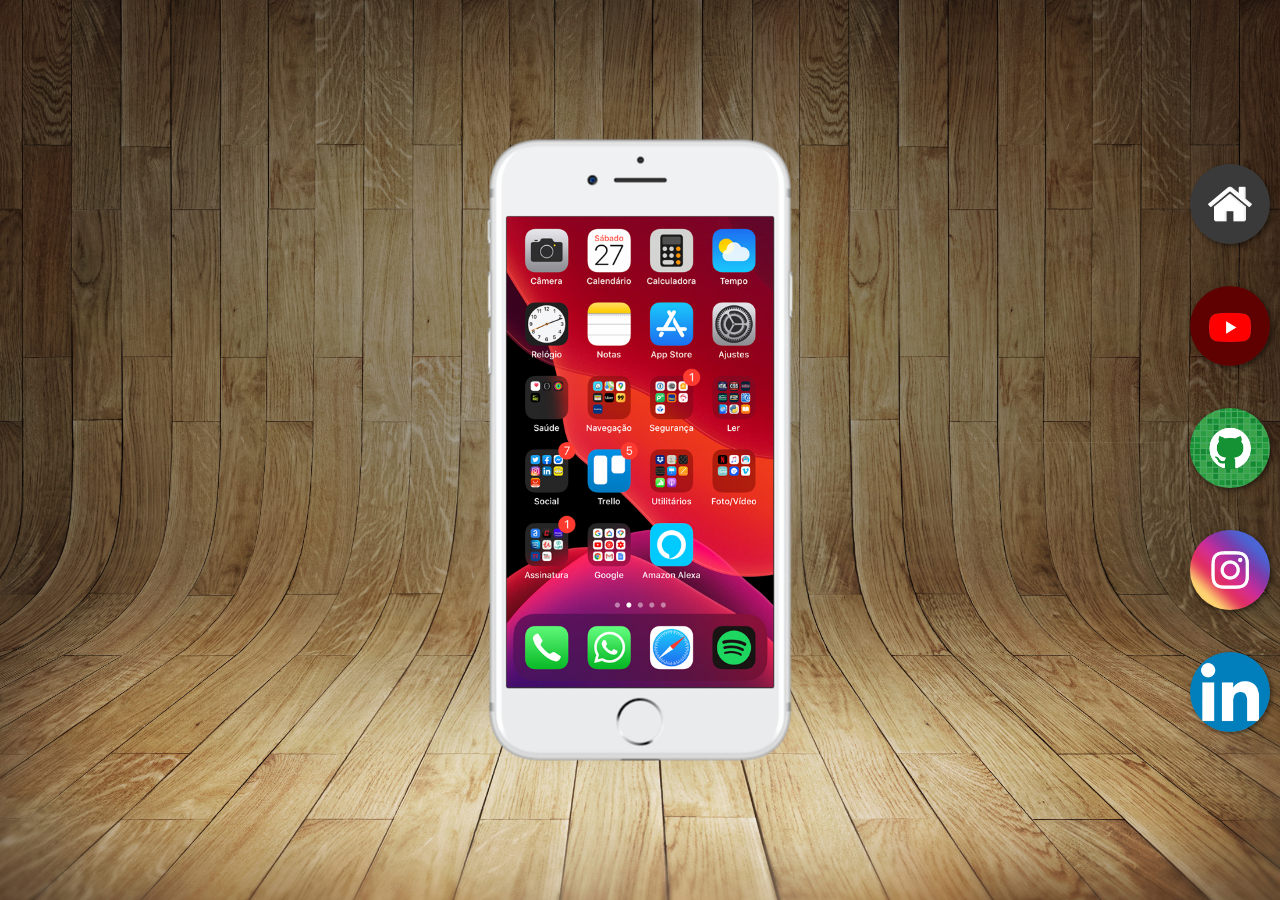
<file: index.html>
<!DOCTYPE html>
<html lang="pt-br">
  <head>
    <meta charset="UTF-8" />
    <meta http-equiv="X-UA-Compatible" content="IE=edge" />
    <meta name="viewport" content="width=device-width, initial-scale=1.0" />
    <link rel="stylesheet" href="estilos/style.css" />
    <link rel="shortcut icon" href="favicon.ico" type="image/x-icon" />
    <title>Mídias Sociais</title>
  </head>
  <body>
    <main>
      <section id="telefone">
        <iframe src="home.html" name="tela" id="tela" frameborder="0"></iframe>
      </section>
      <section id="redes-sociais">
        <a href="home.html" target="tela"
          ><img src="imagens/logo-home.jpg" alt="home" /></a
        ><br />
        <a href="youtube.html" target="tela"
          ><img src="imagens/logo-youtube.jpg" alt="youtube" /></a
        ><br />
        <a href="github.html" target="tela"
          ><img src="imagens/logo-github.jpg" alt="github" /></a
        ><br />
        <a href="instagram.html" target="tela"
          ><img src="imagens/logo-instagram.jpg" alt="instagram" /></a
        ><br />
        <a href="linkedin.html" target="tela">
            <img src="imagens/linkedin-logo.png" alt="Linkedin">
        </a>
      </section>
    </main>
  </body>
</html>
</file>
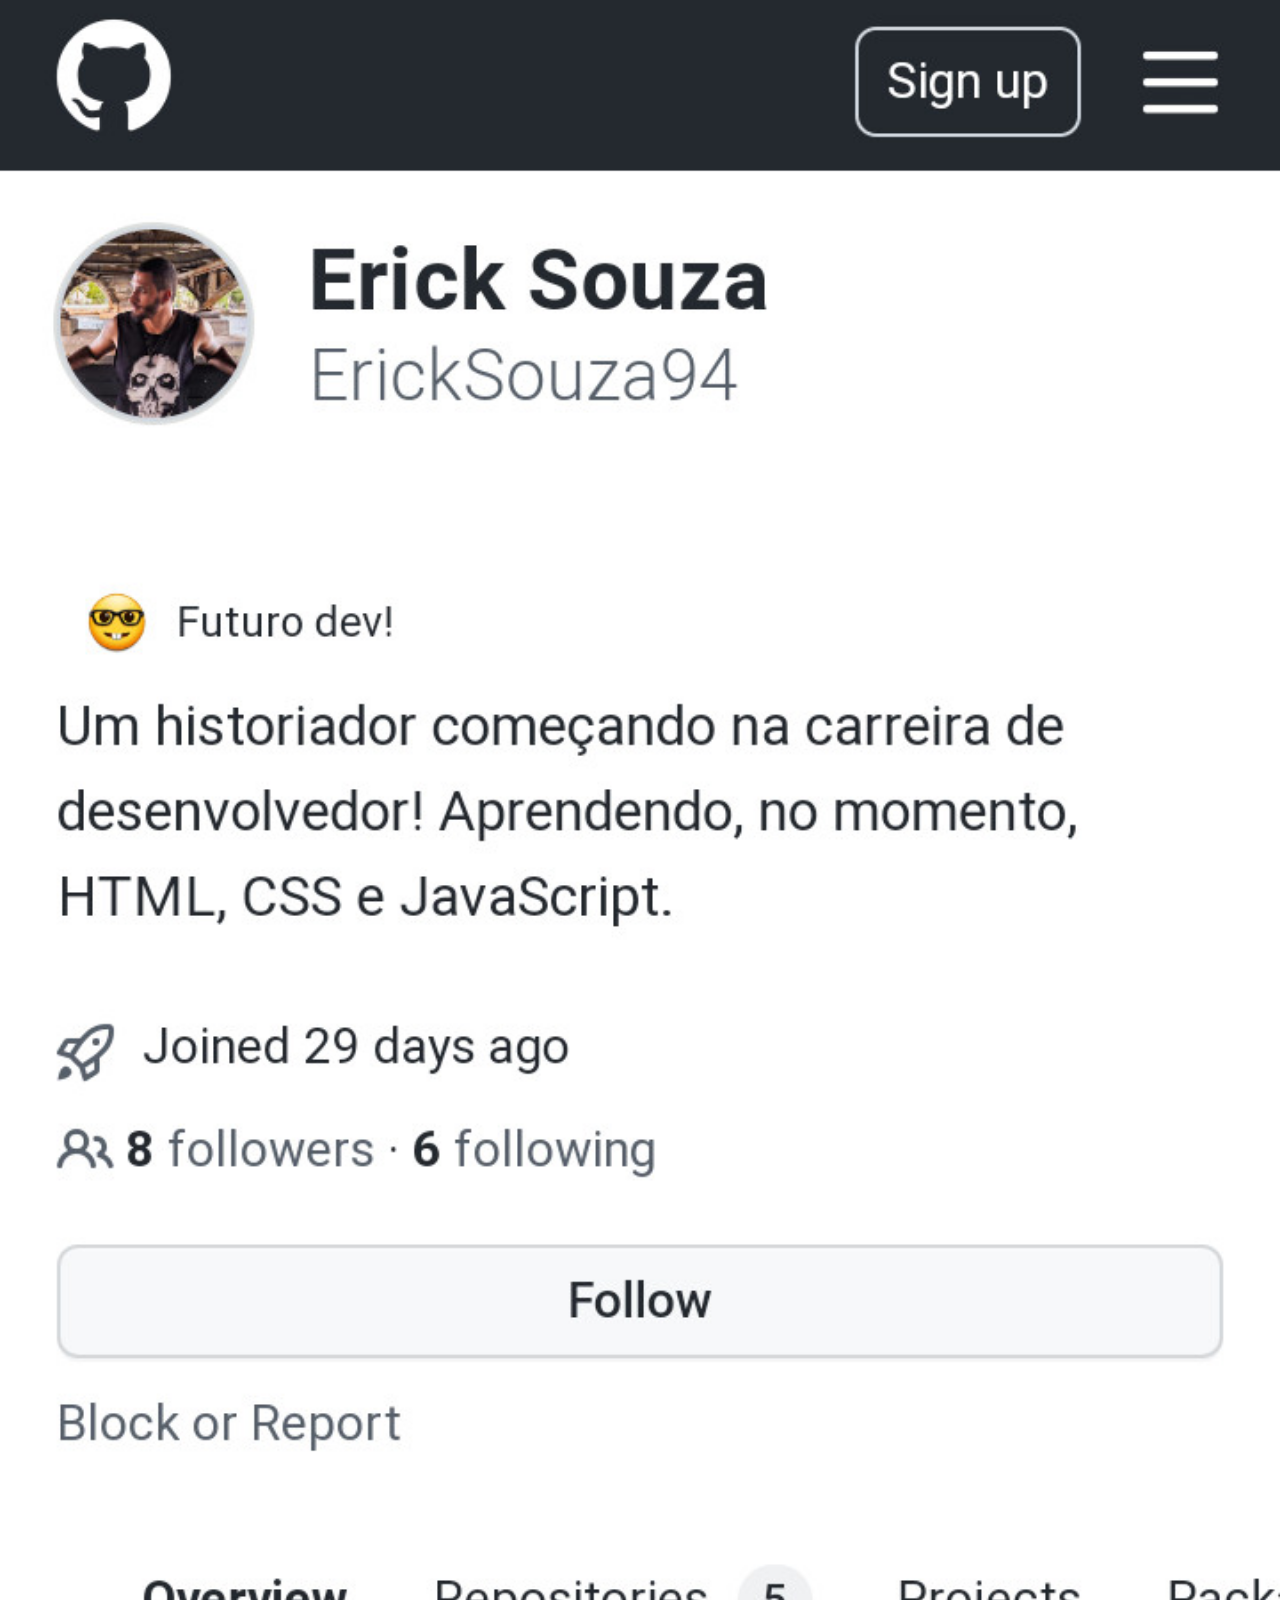
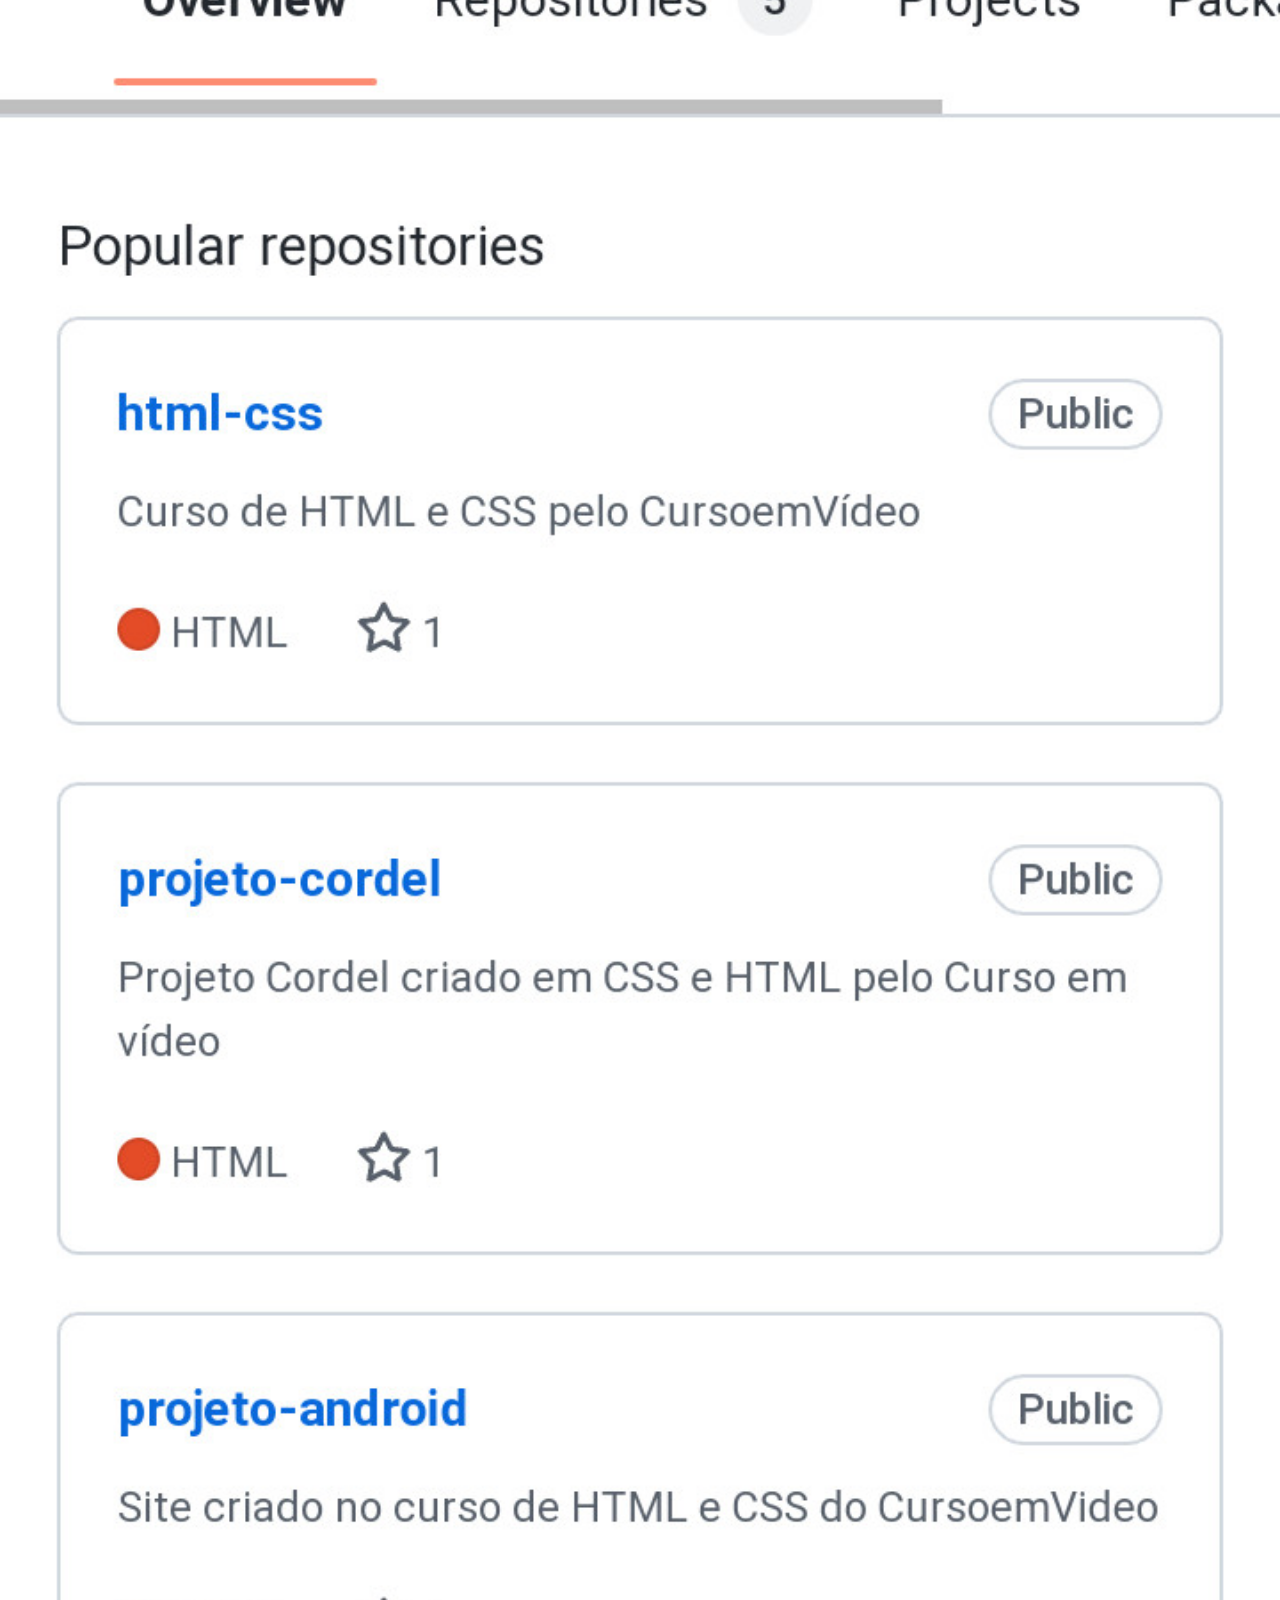
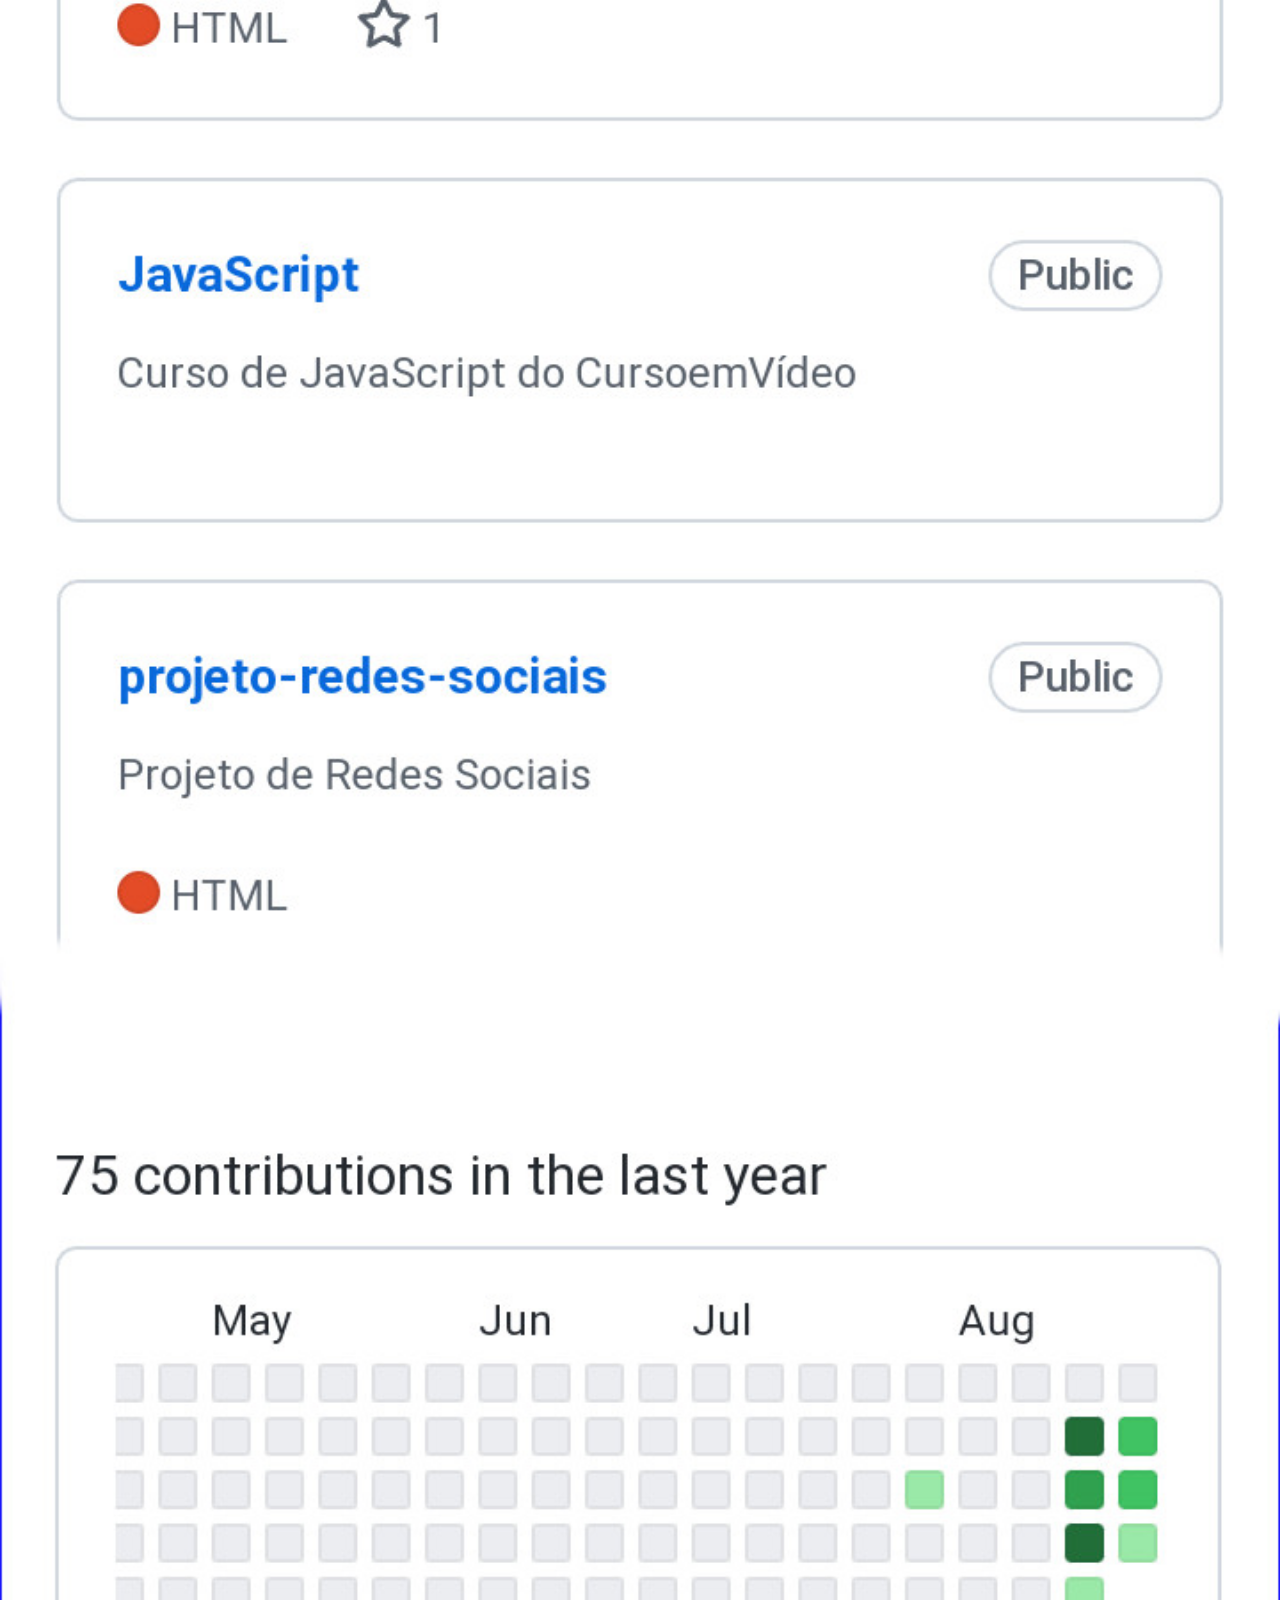
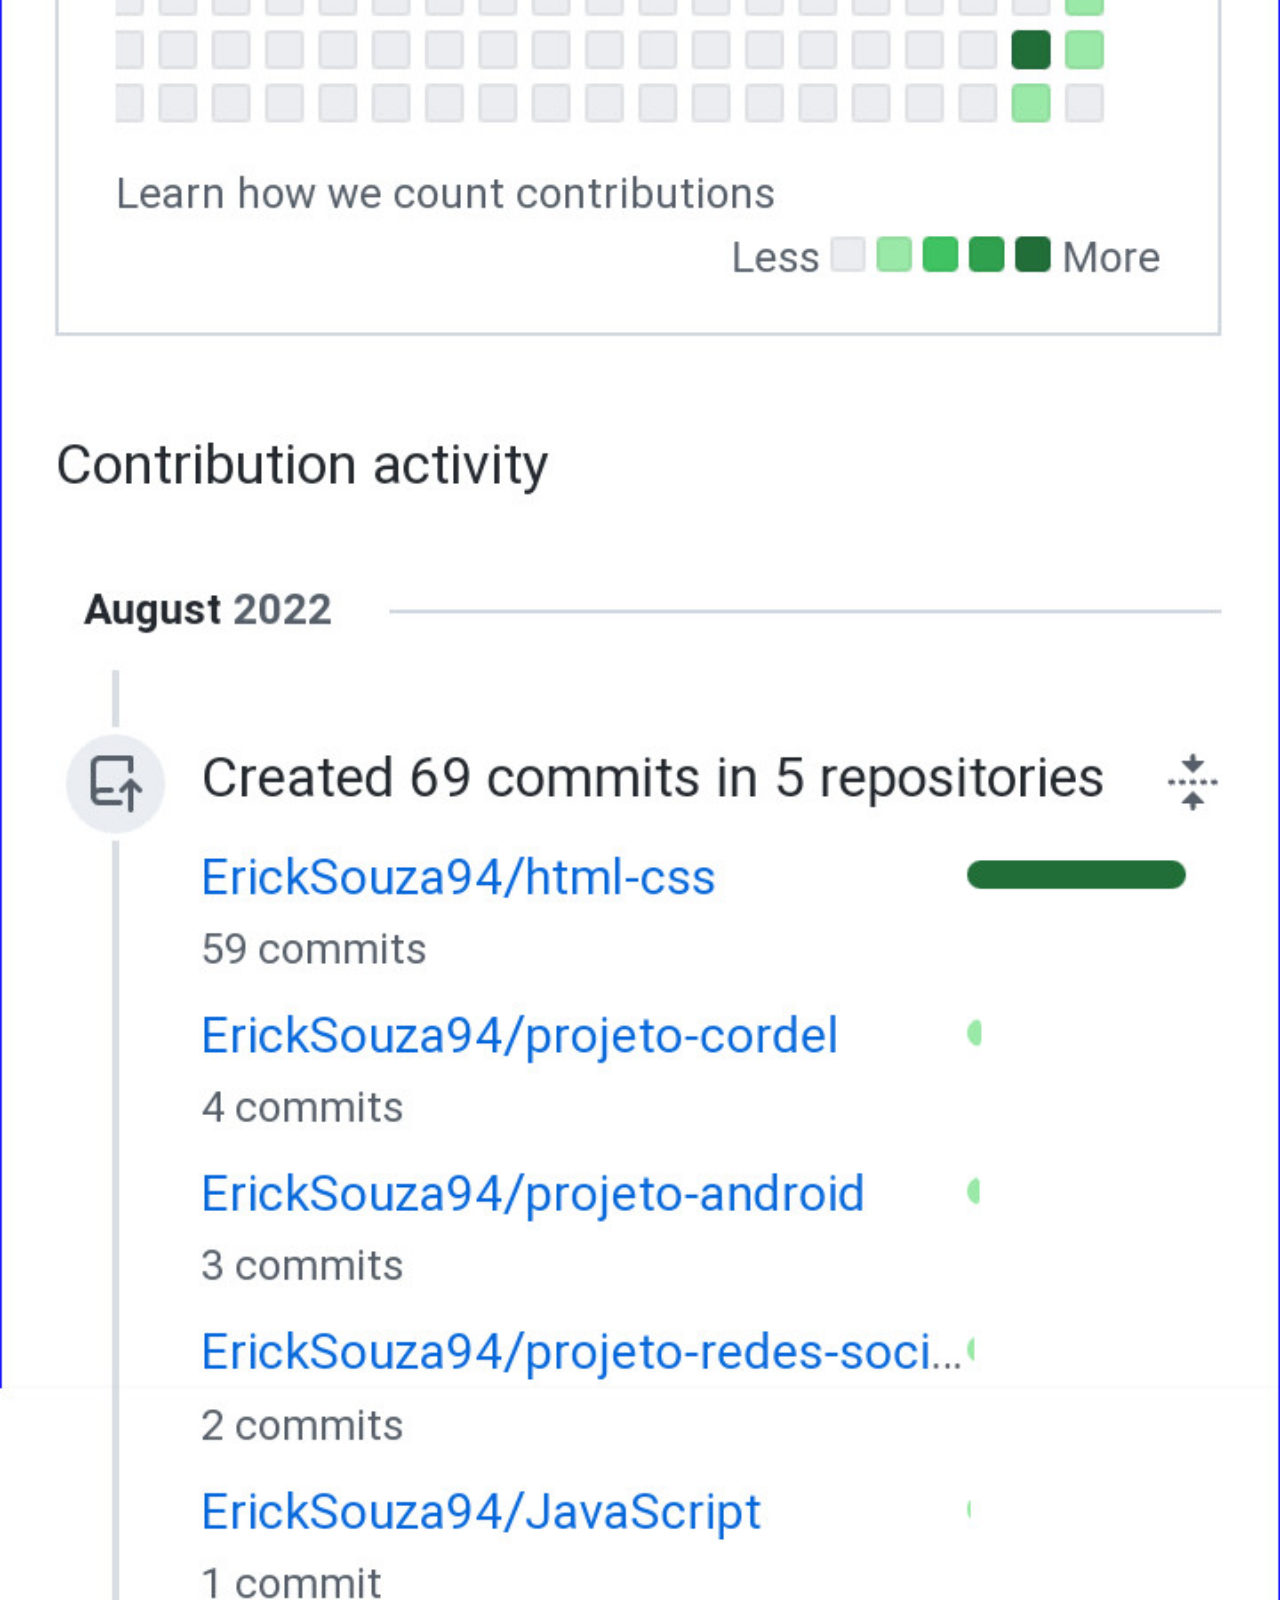
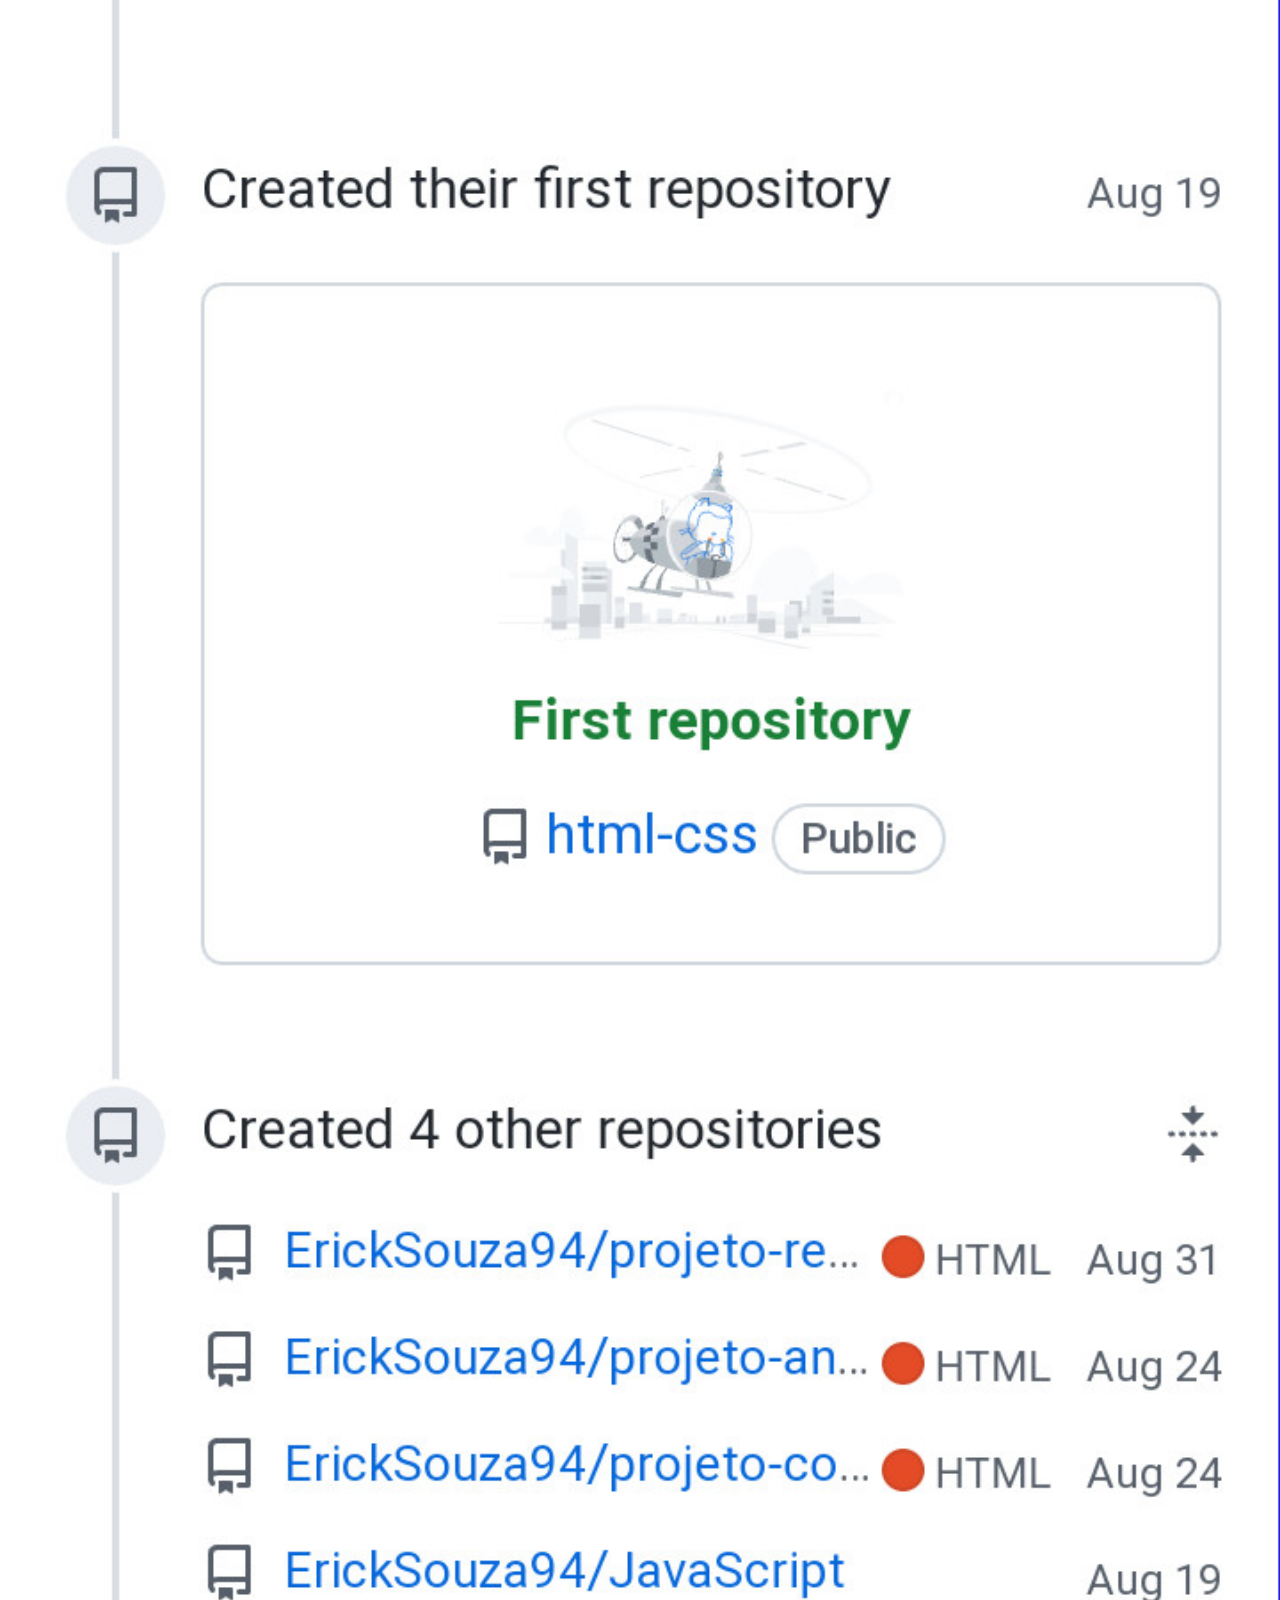
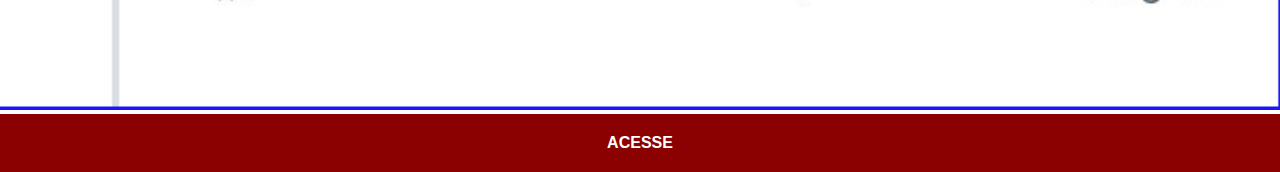
<file: github.html>
<!DOCTYPE html>
<html lang="pt-br">
<head>
    <meta charset="UTF-8">
    <meta http-equiv="X-UA-Compatible" content="IE=edge">
    <meta name="viewport" content="width=device-width, initial-scale=1.0">
    <title>GitHub</title>
    <link rel="stylesheet" href="estilos/social.css">
</head>
<body>
    <img src="imagens/tela-github.jpg" alt="GitHub">
    <a href="https://github.com/ErickSouza94" target="_blank">ACESSE</a>
</body>
</html>
</file>
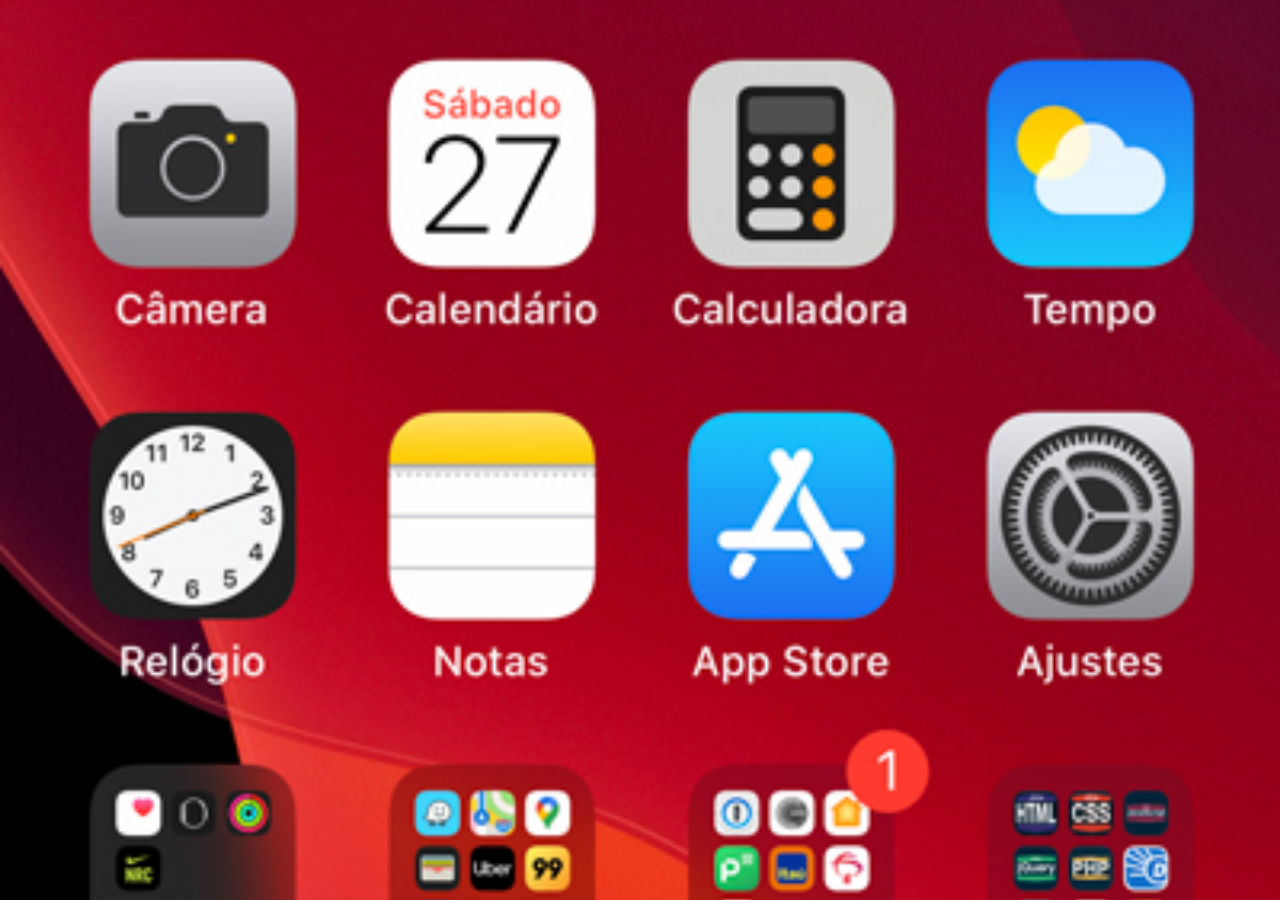
<file: home.html>
<!DOCTYPE html>
<html lang="pt-br">
<head>
    <meta charset="UTF-8">
    <meta http-equiv="X-UA-Compatible" content="IE=edge">
    <meta name="viewport" content="width=device-width, initial-scale=1.0">
    <title>home</title>
</head>
<style>
    *{
        margin: 0px;
        padding: 0px;
    }

    body{
        width: 100vw;
        height: 100vh;
        background: black url('imagens/tela-home.jpg') no-repeat top center;
        background-size: cover;
    }
</style>
<body>
    
</body>
</html>
</file>
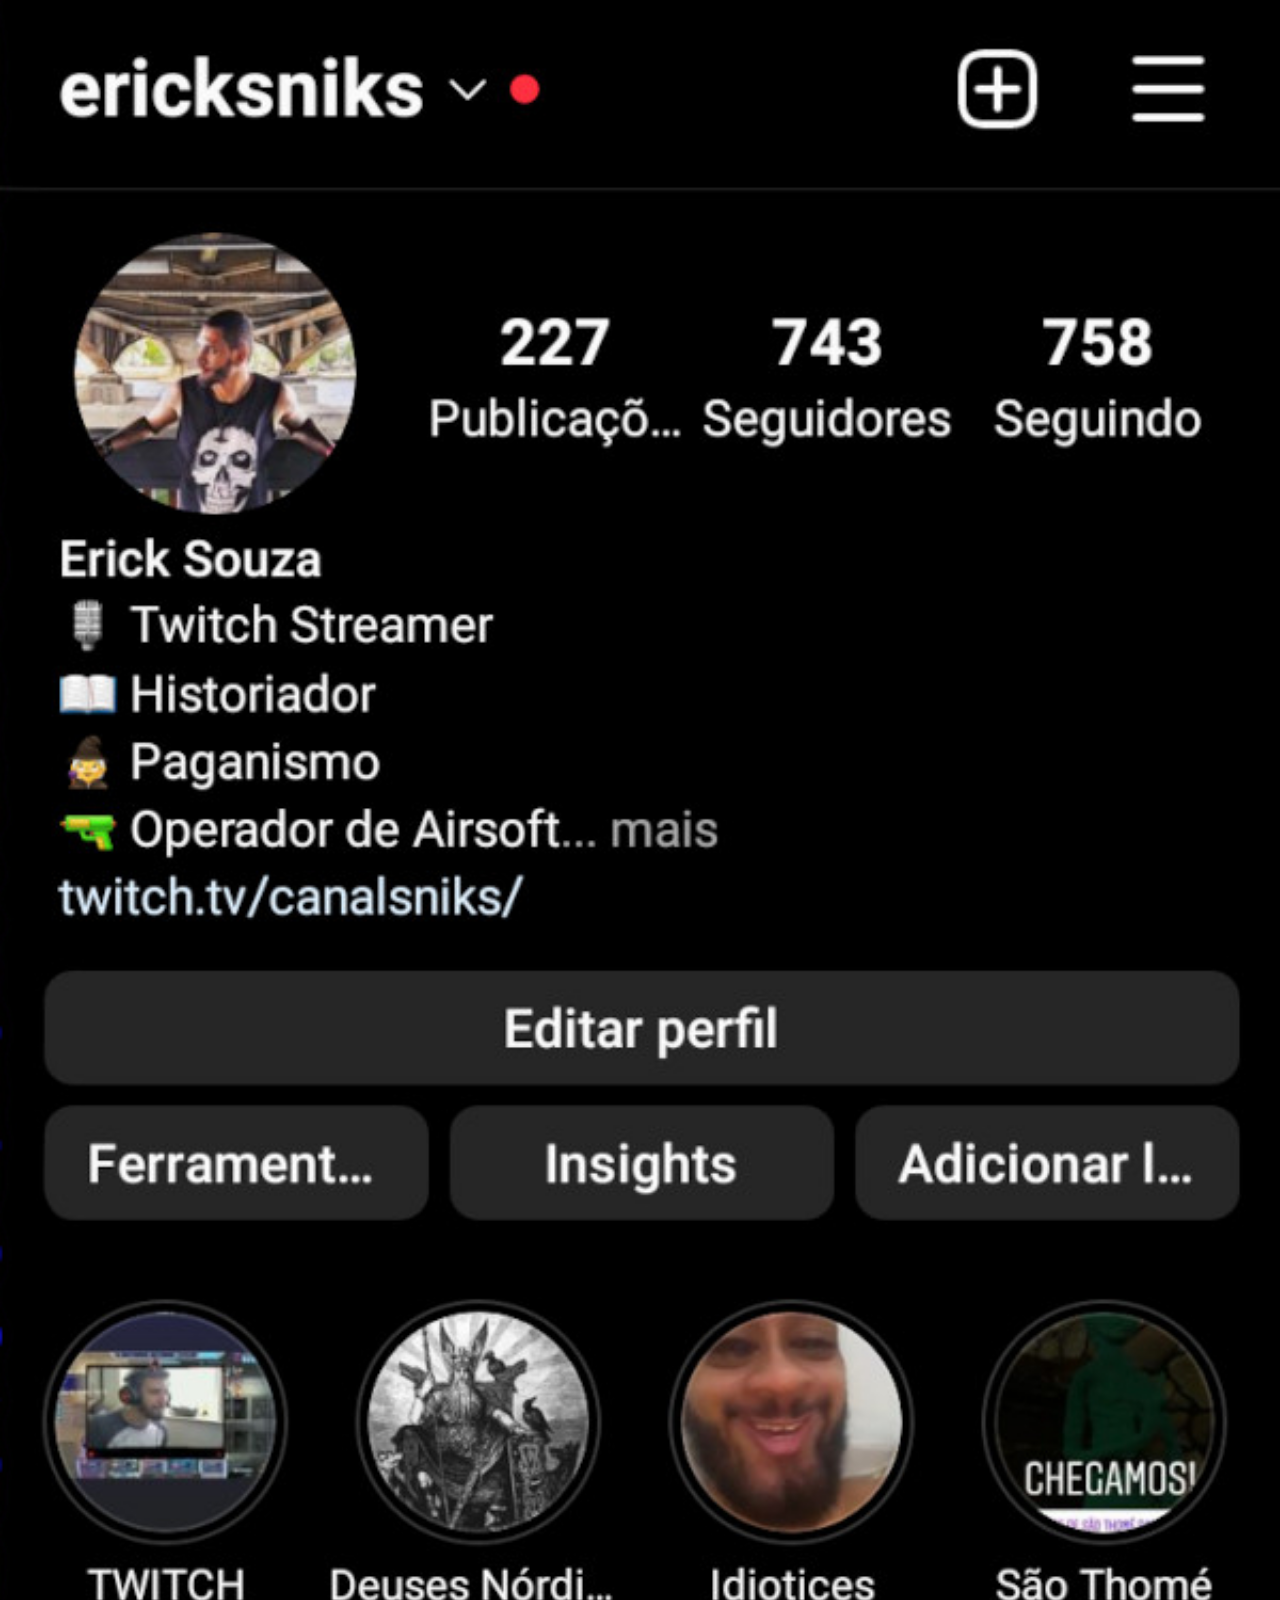
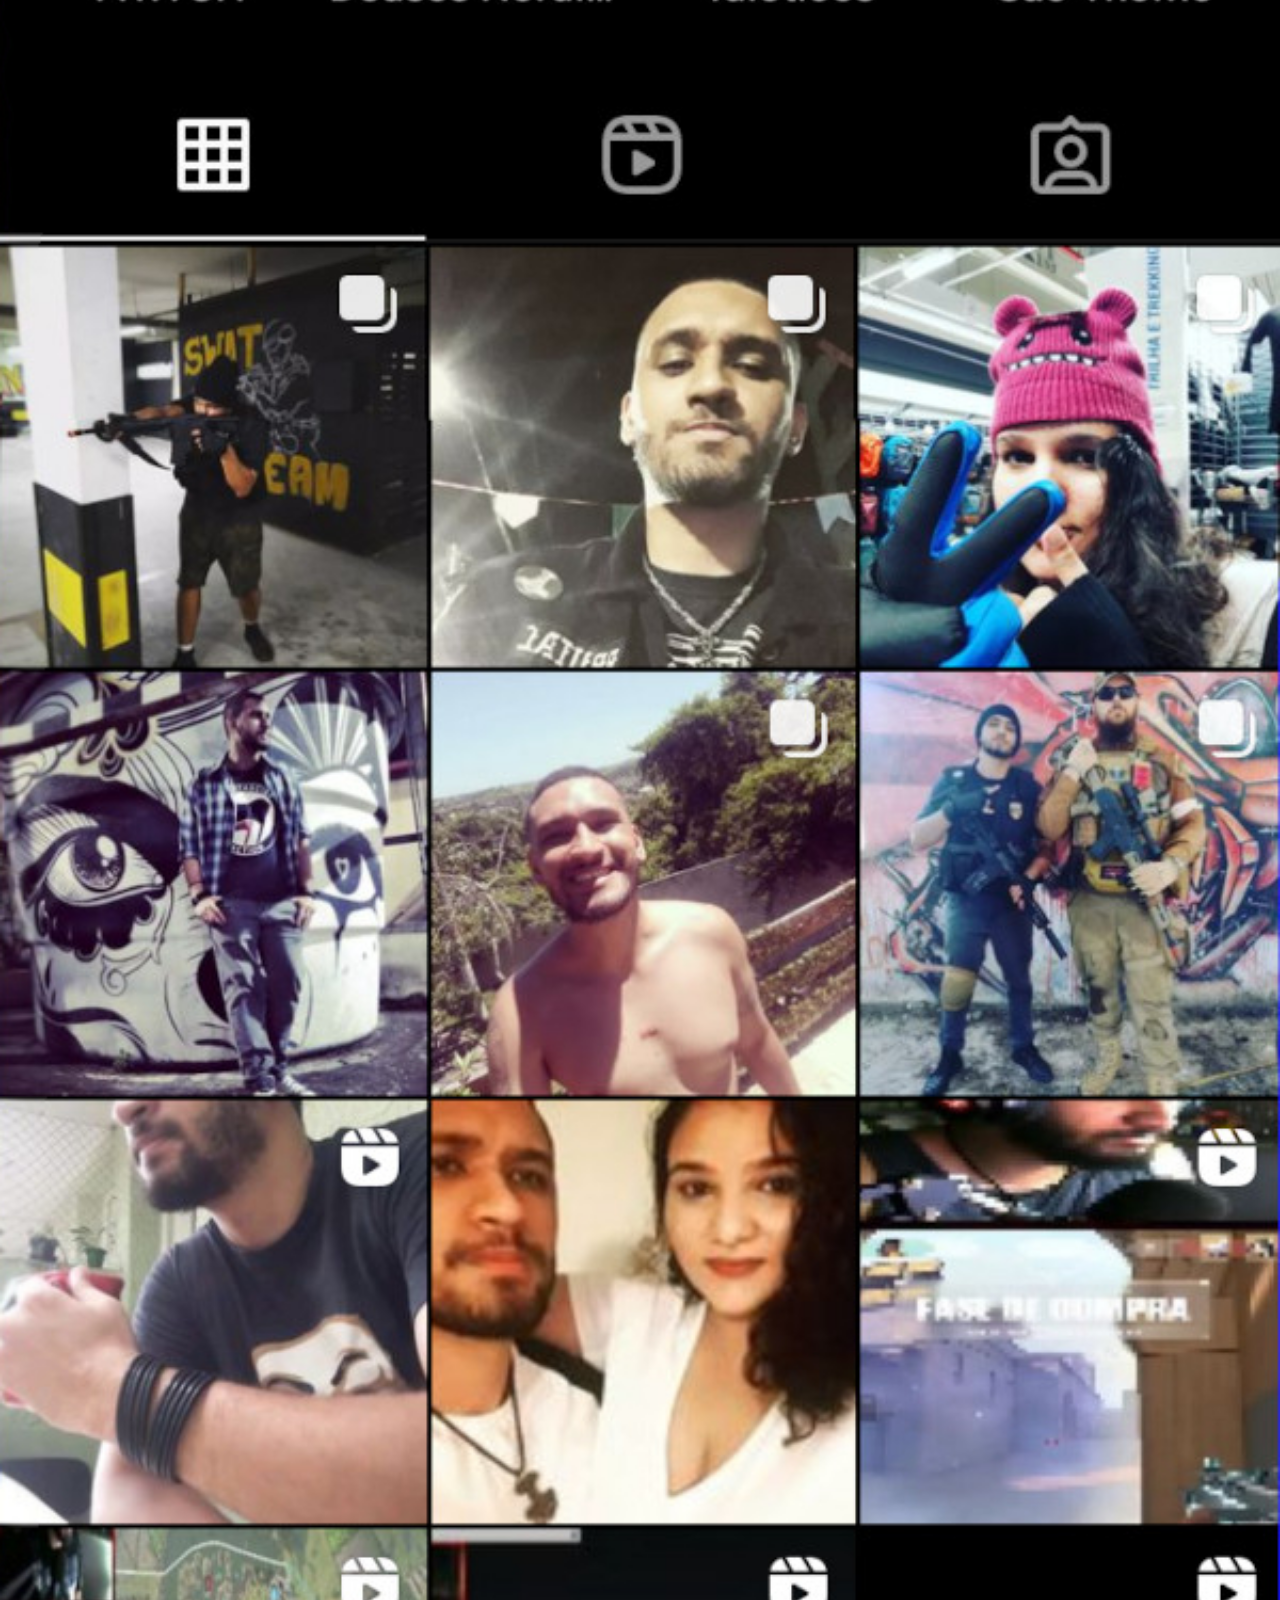
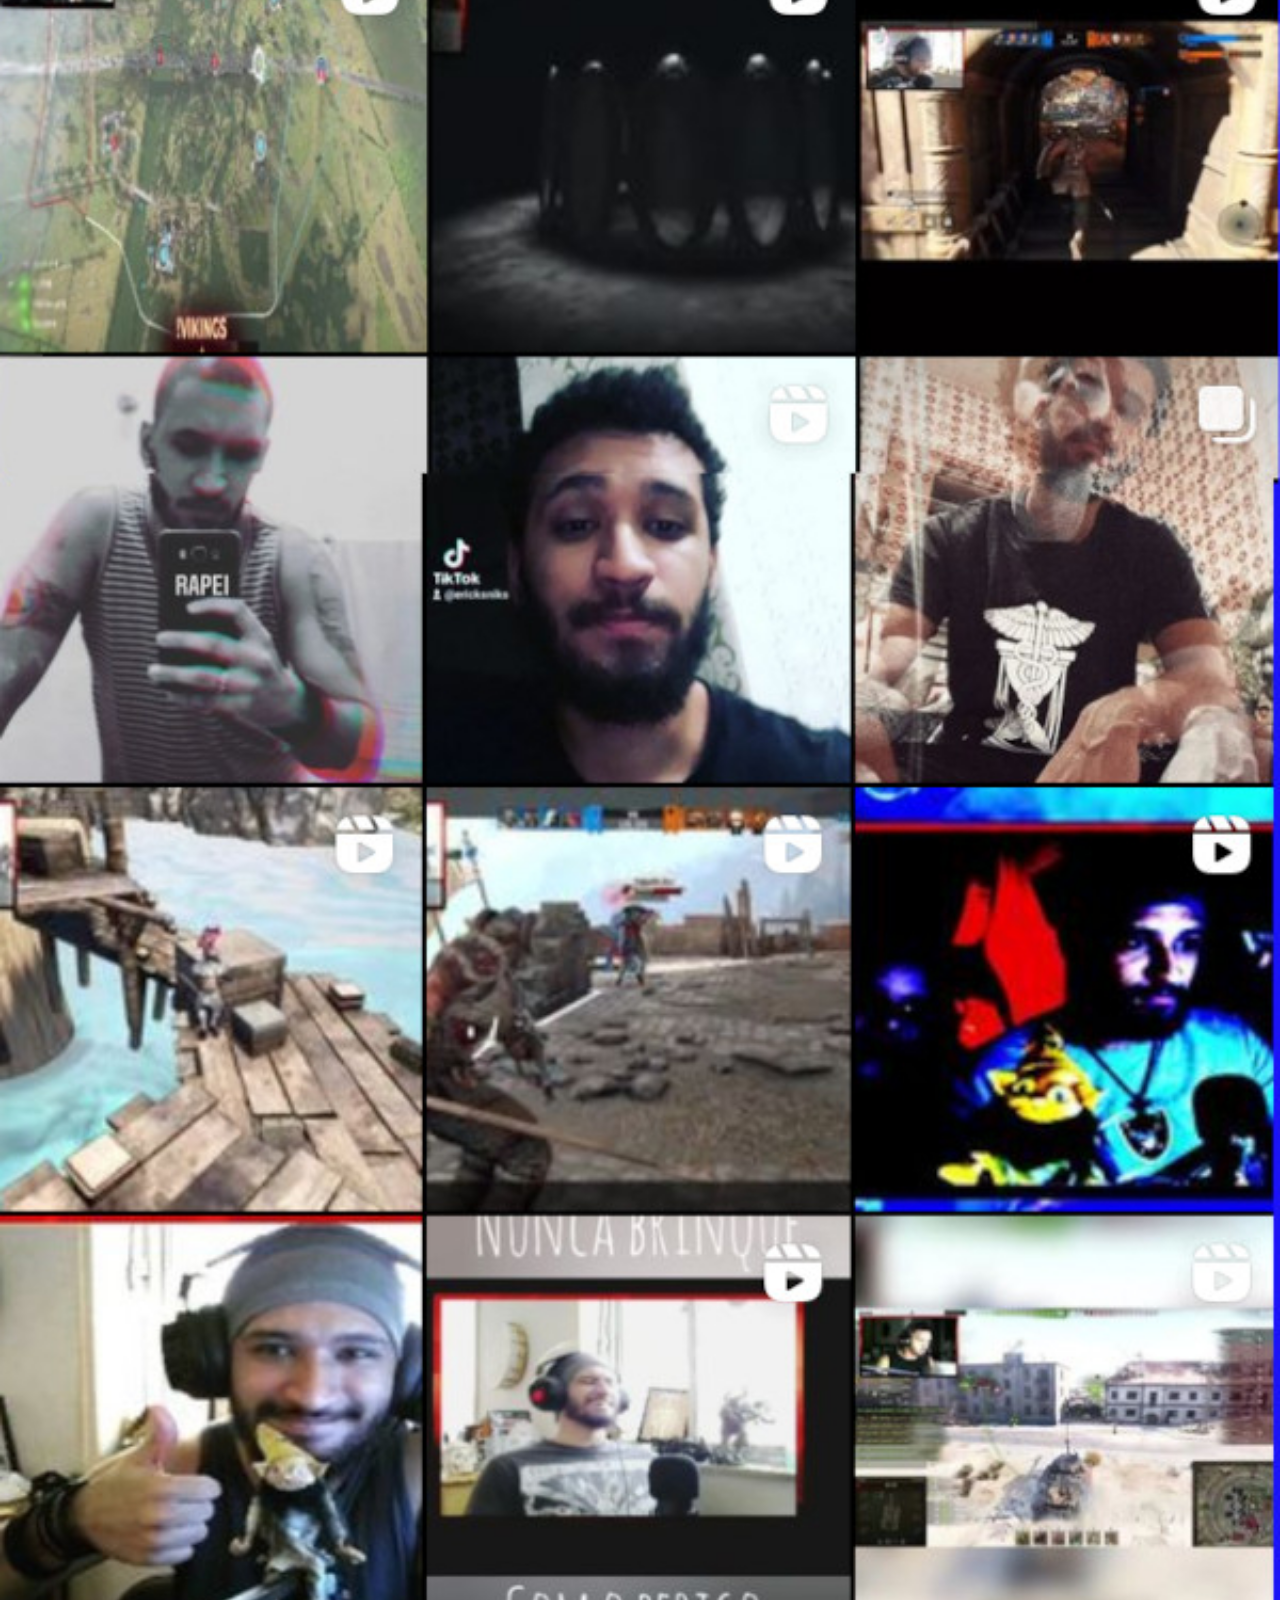
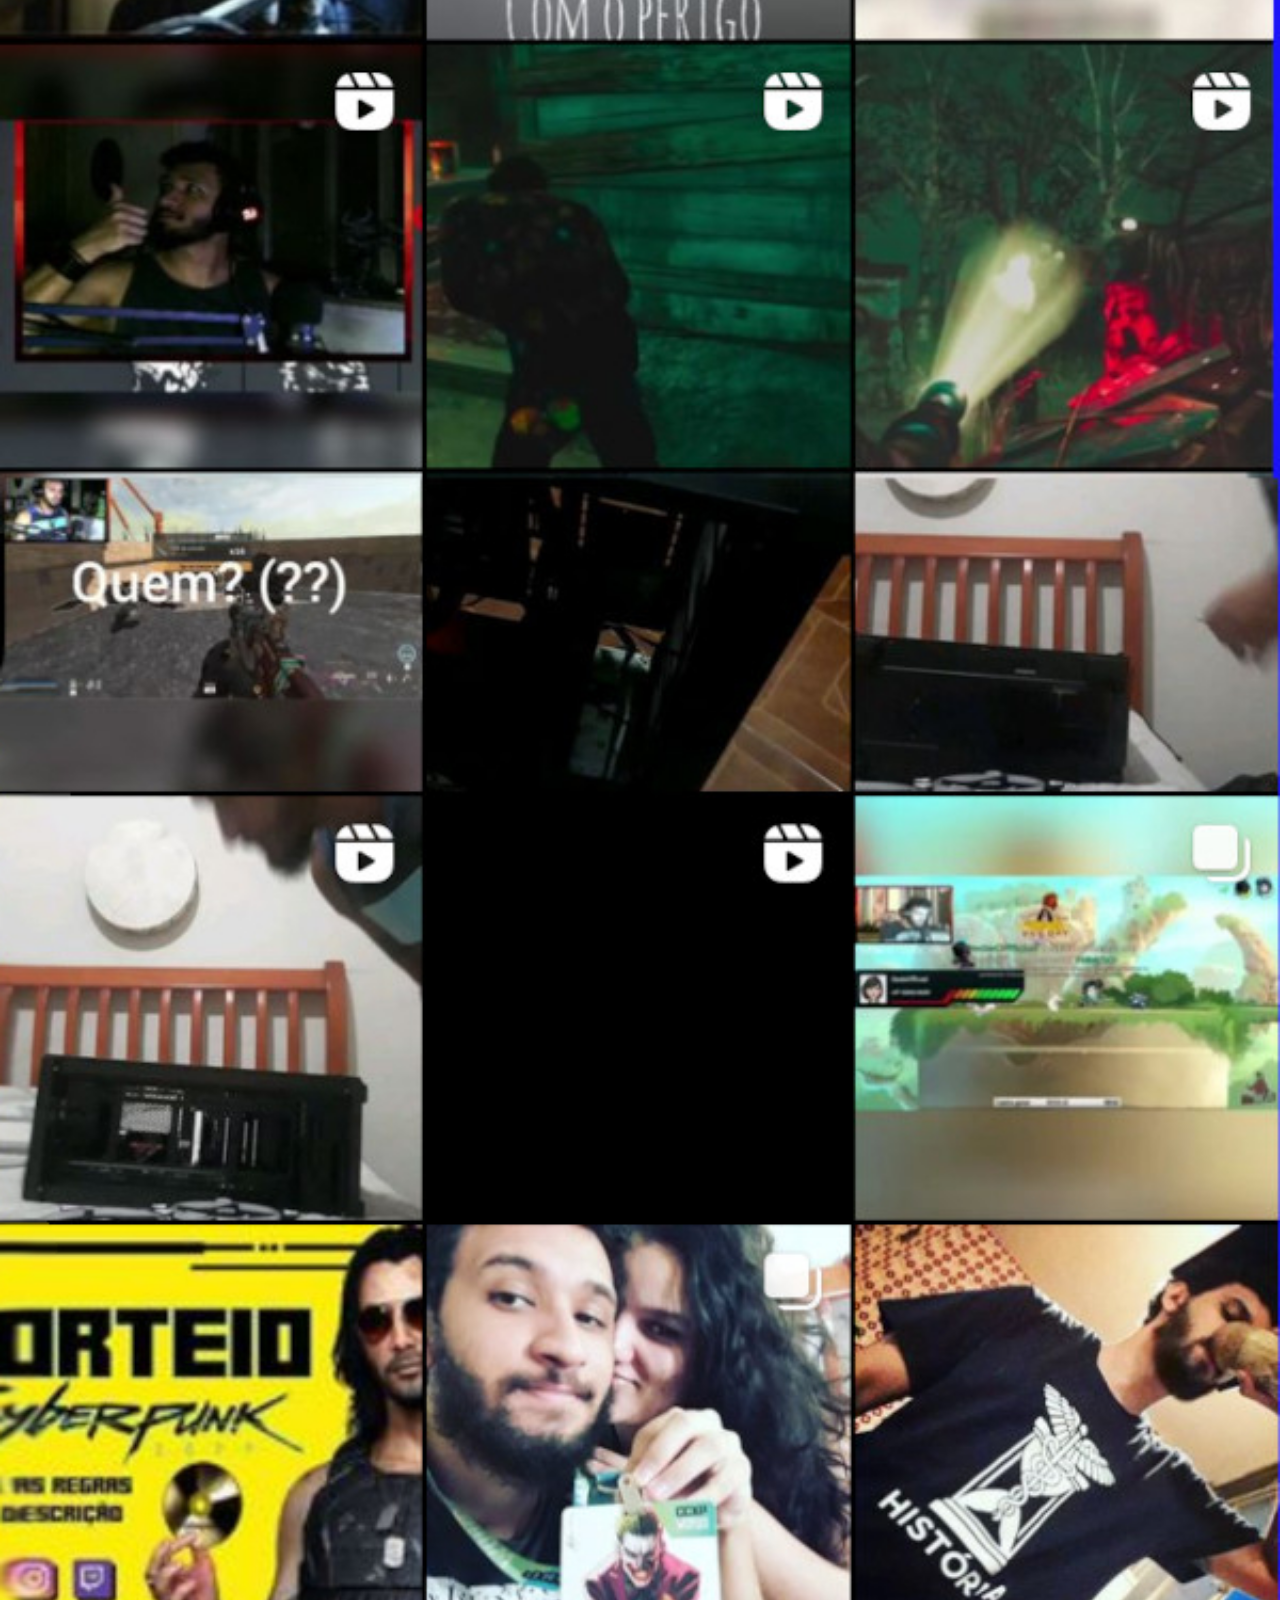
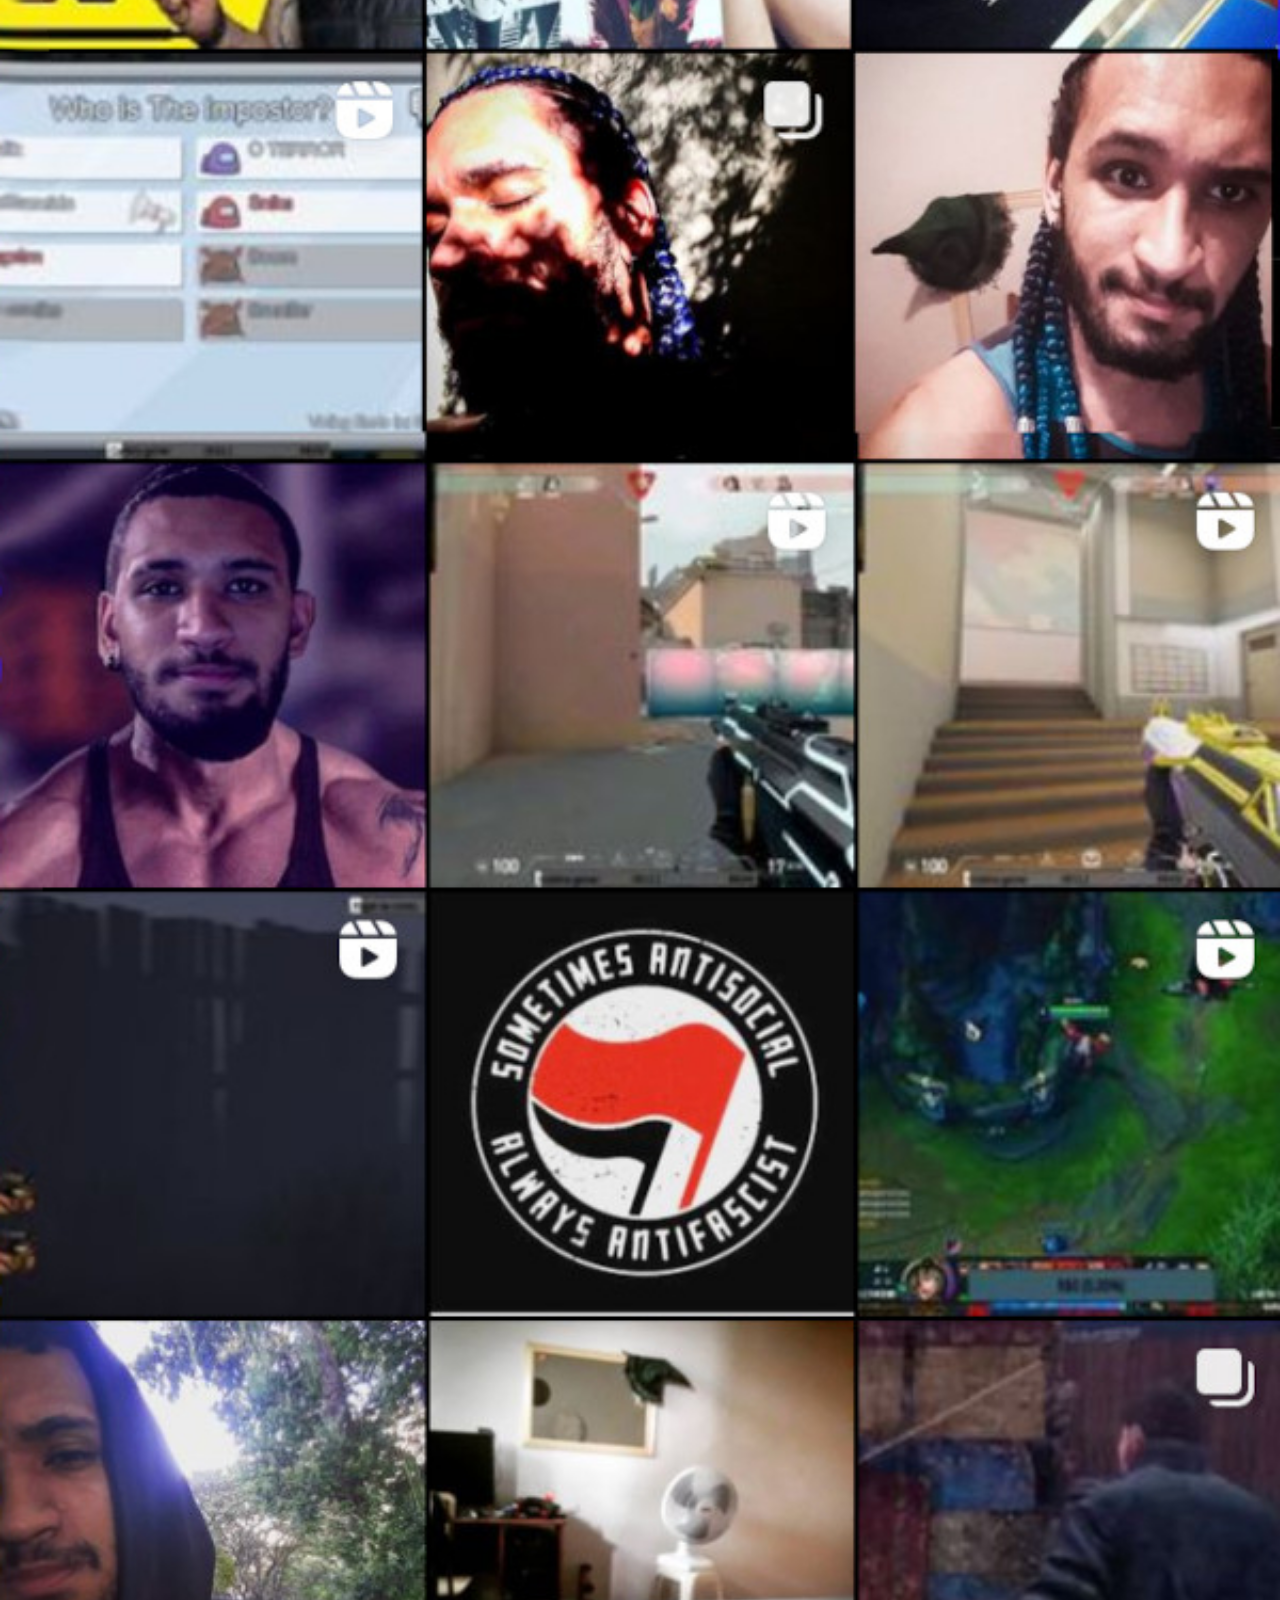
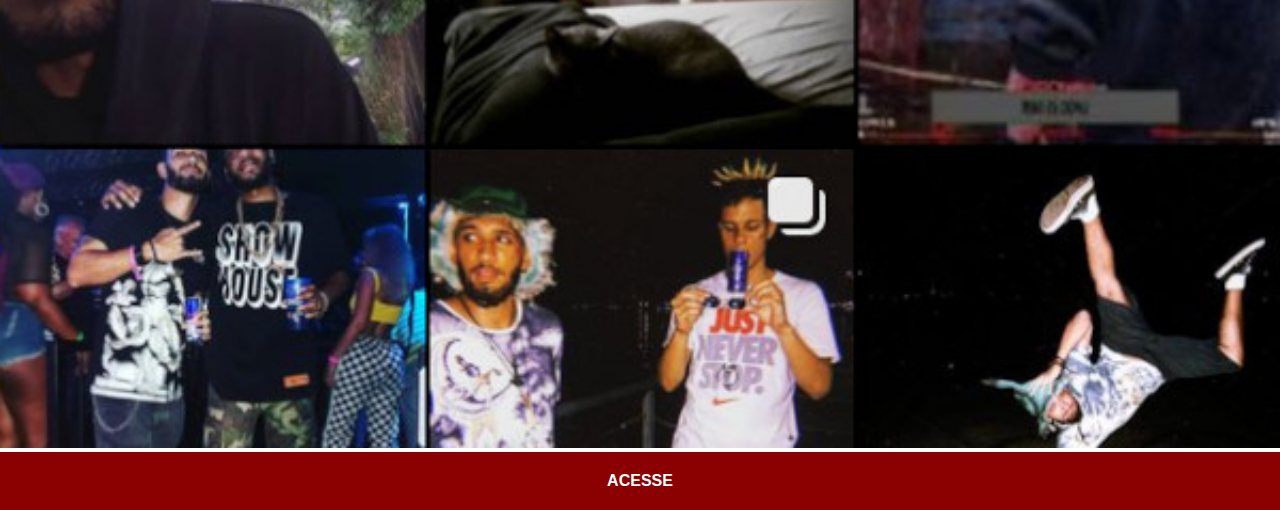
<file: instagram.html>
<!DOCTYPE html>
<html lang="pt-br">
<head>
    <meta charset="UTF-8">
    <meta http-equiv="X-UA-Compatible" content="IE=edge">
    <meta name="viewport" content="width=device-width, initial-scale=1.0">
    <title>Instagram</title>
    <link rel="stylesheet" href="estilos/social.css">
</head>
<body>
    <img src="imagens/tela-instagram.jpg" alt="Instagram">
    <a href="https://www.instagram.com/ericksniks/" target="_blank">ACESSE</a>
</body>
</html>
</file>
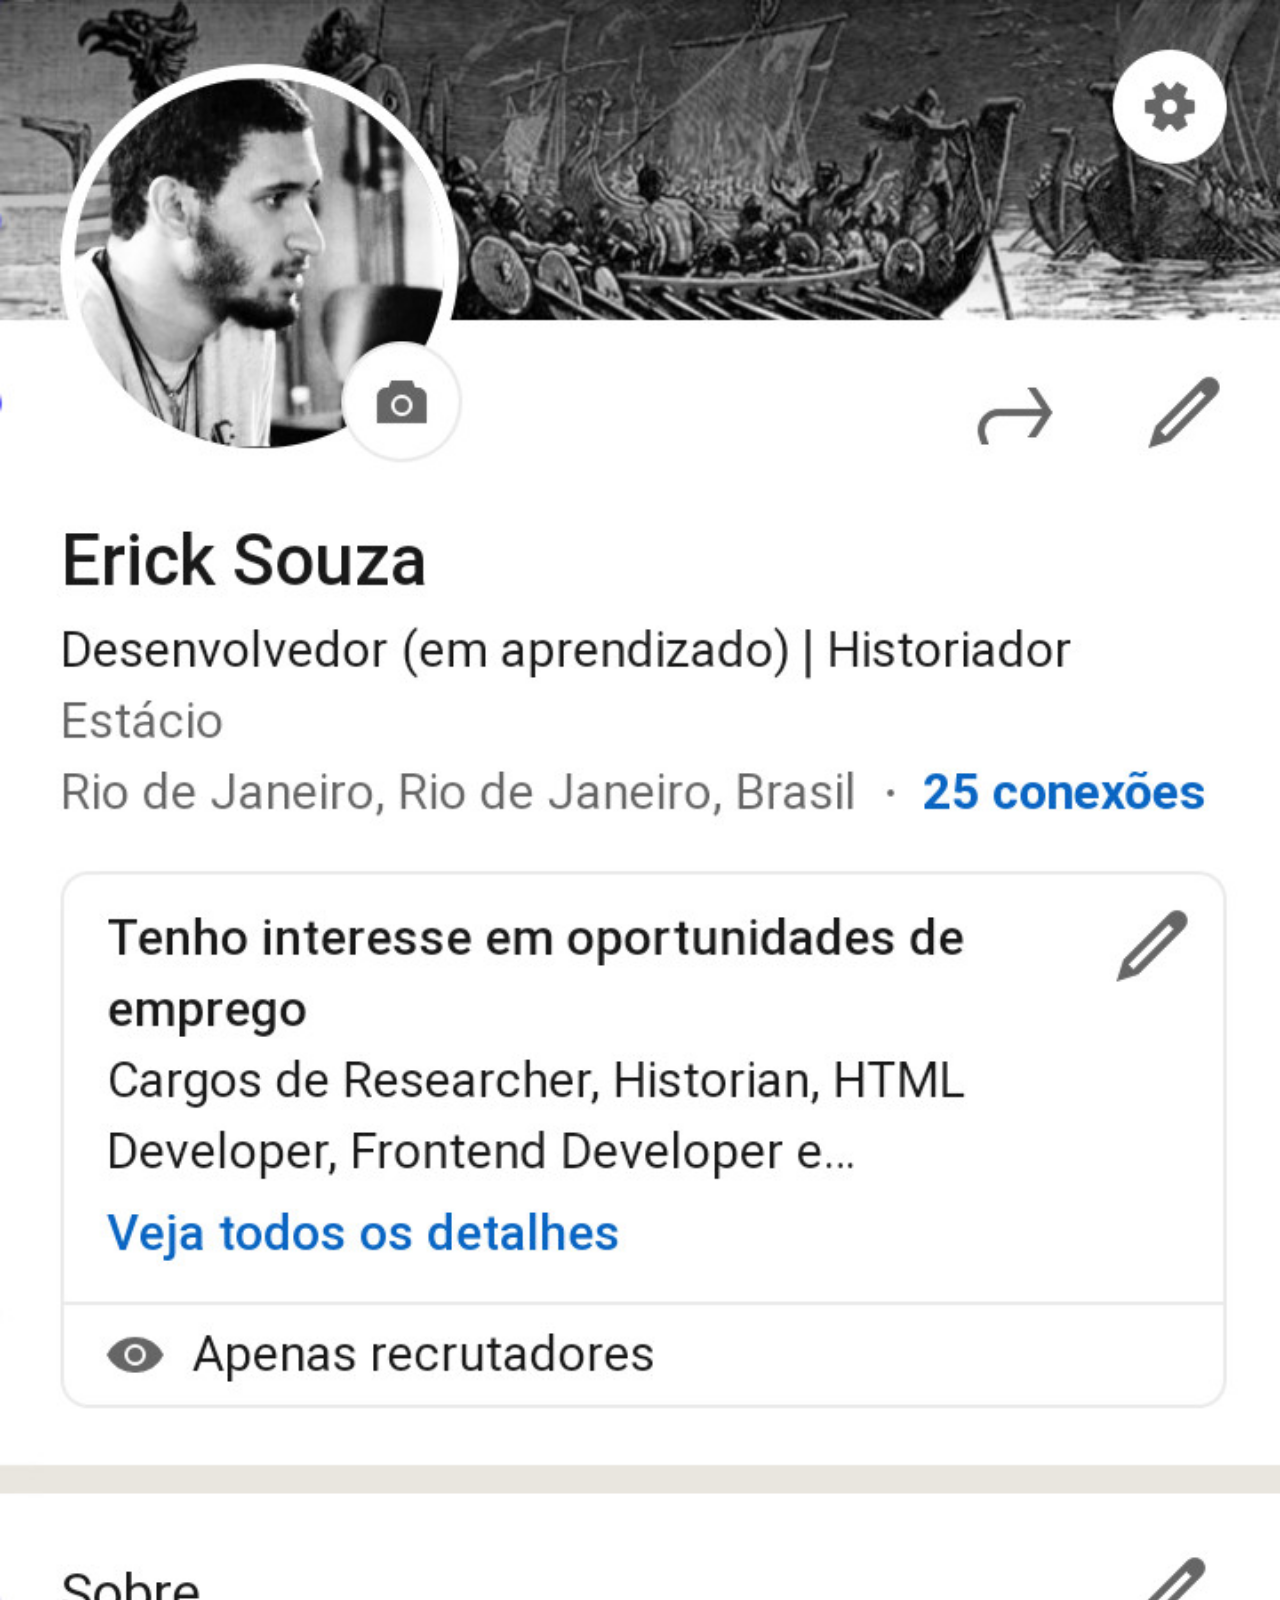
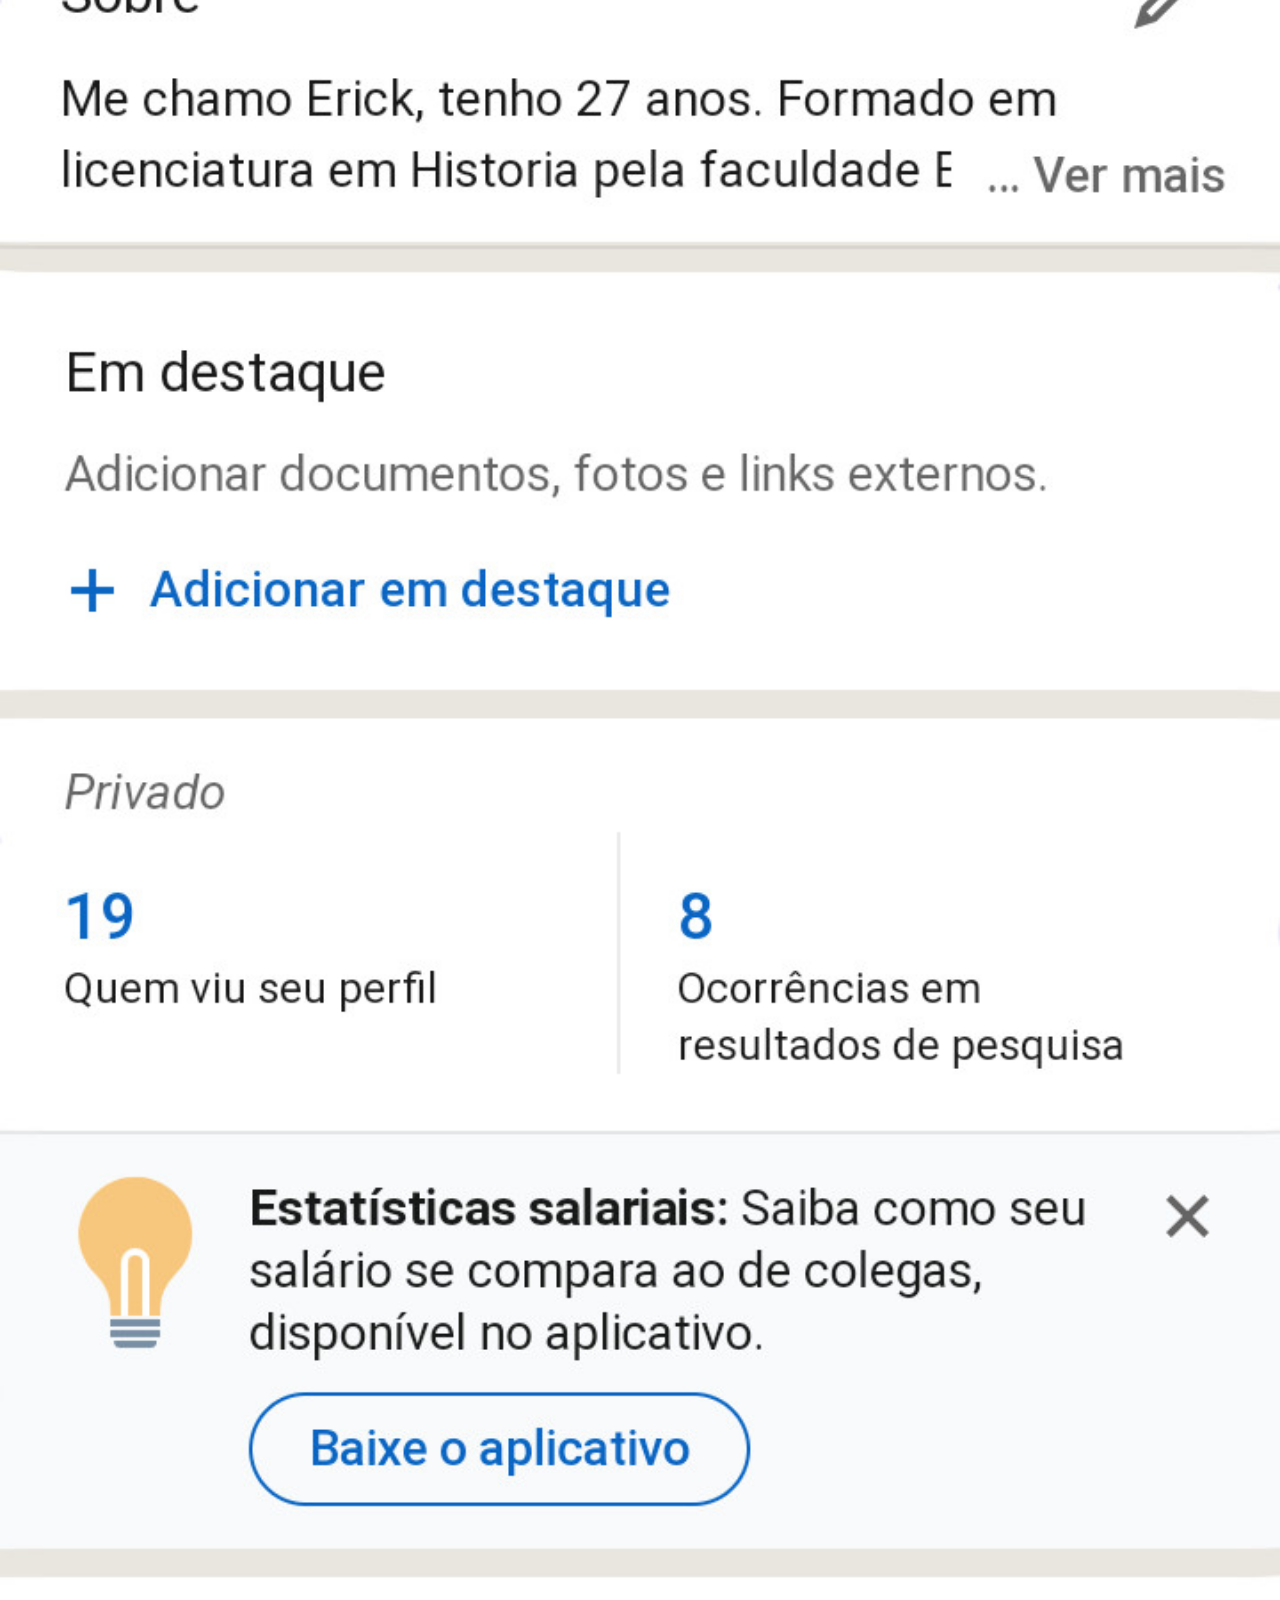
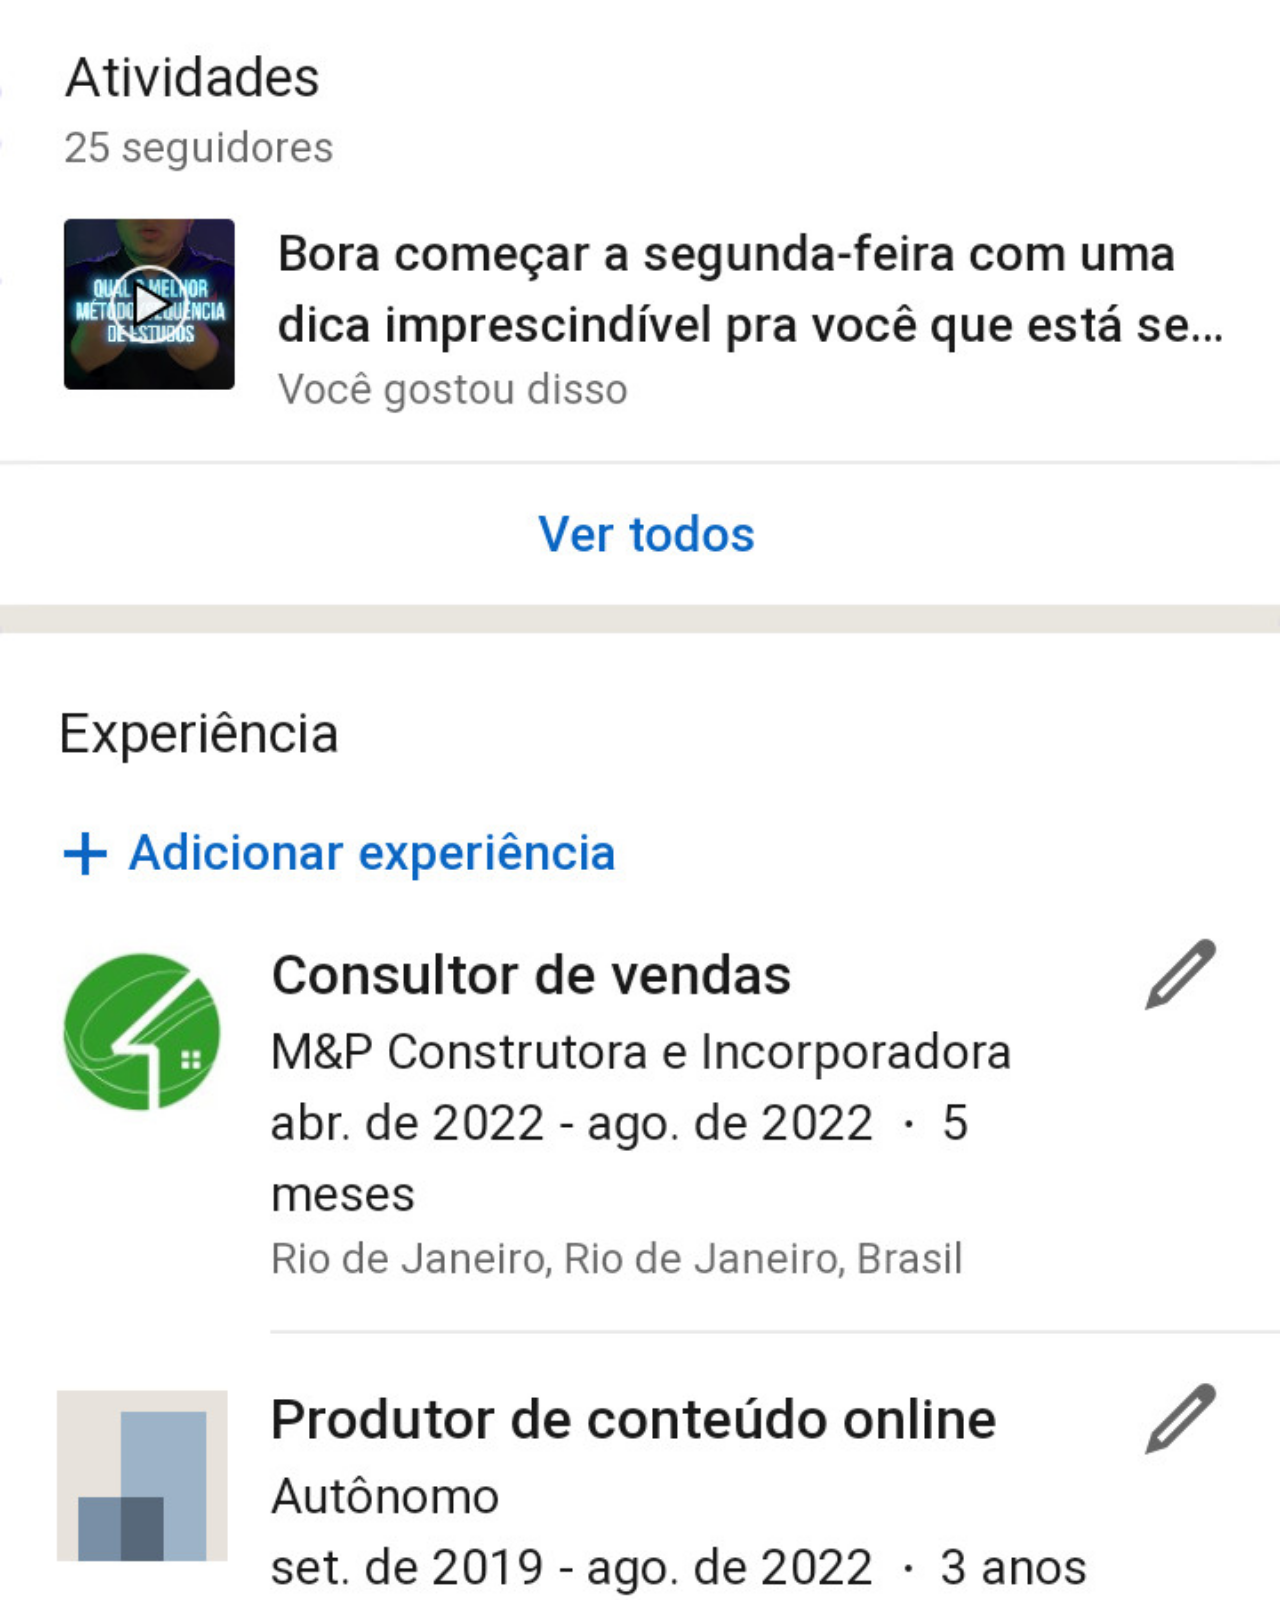
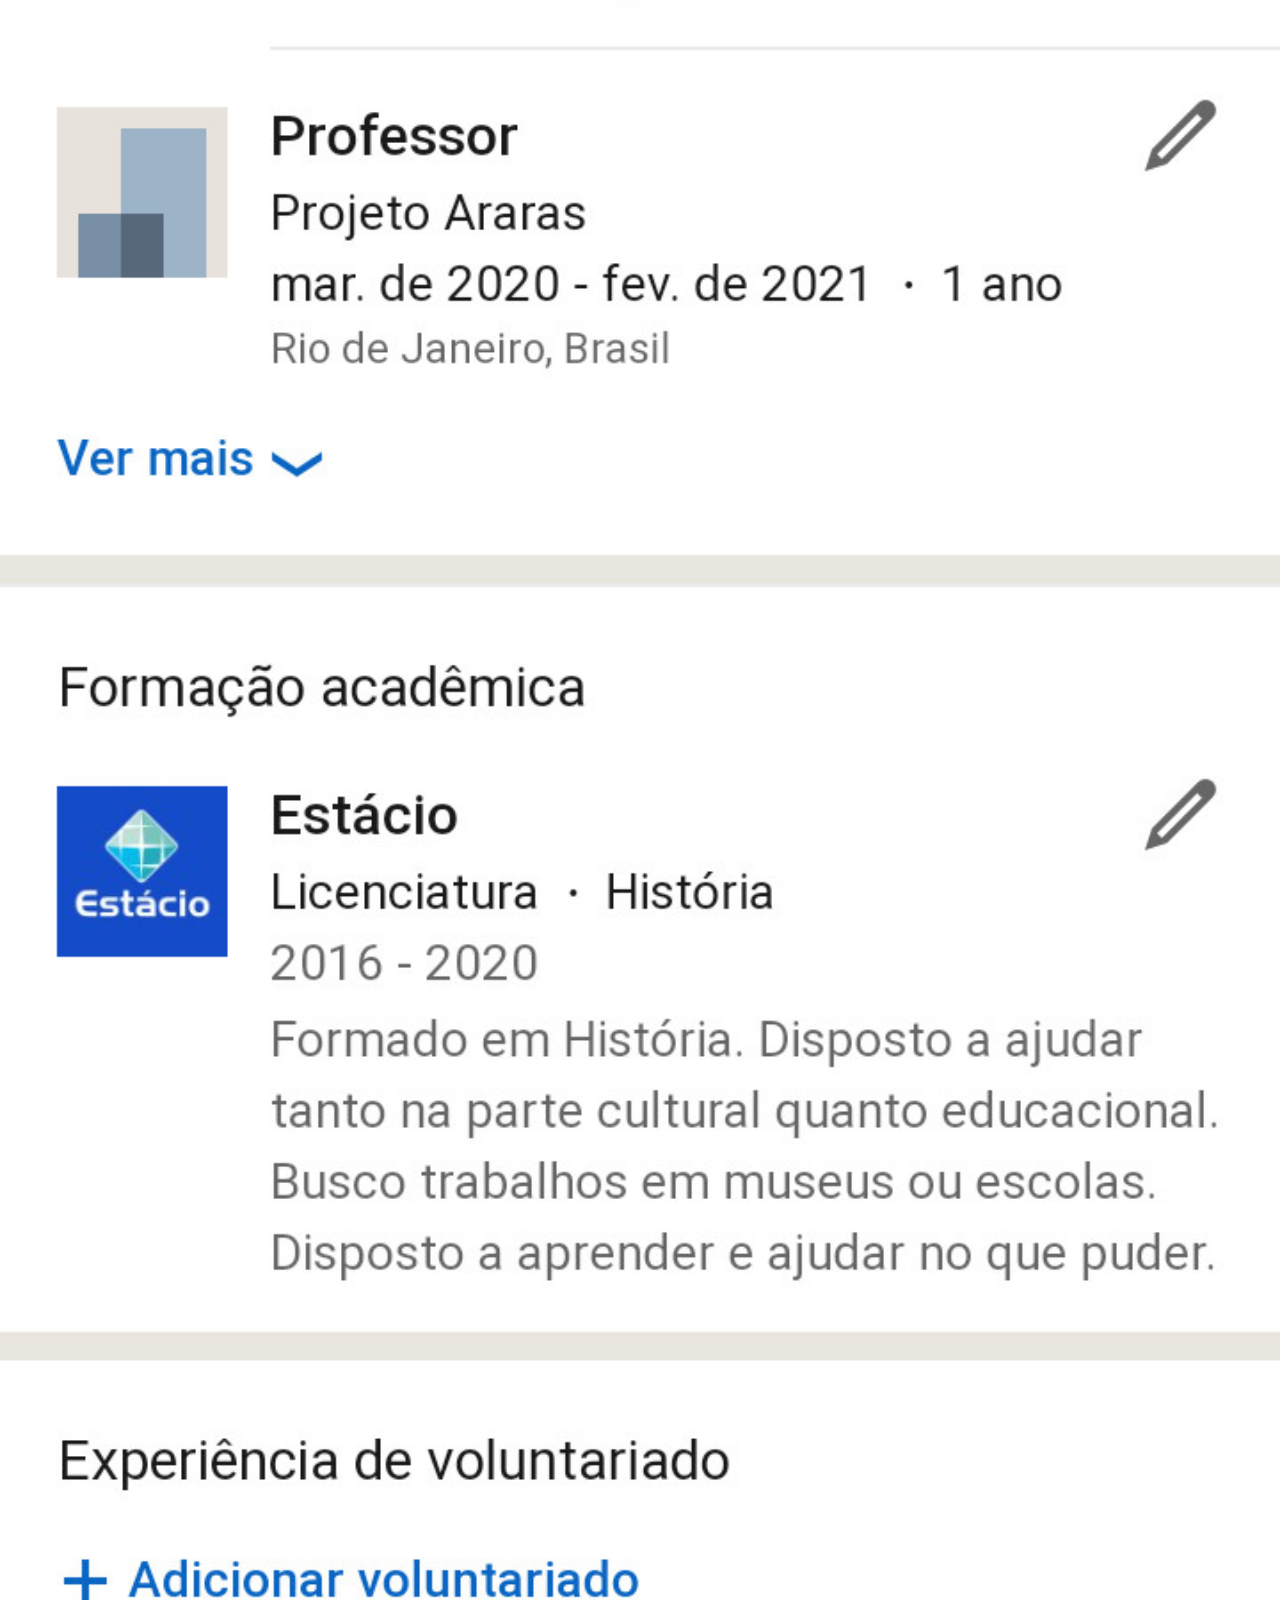
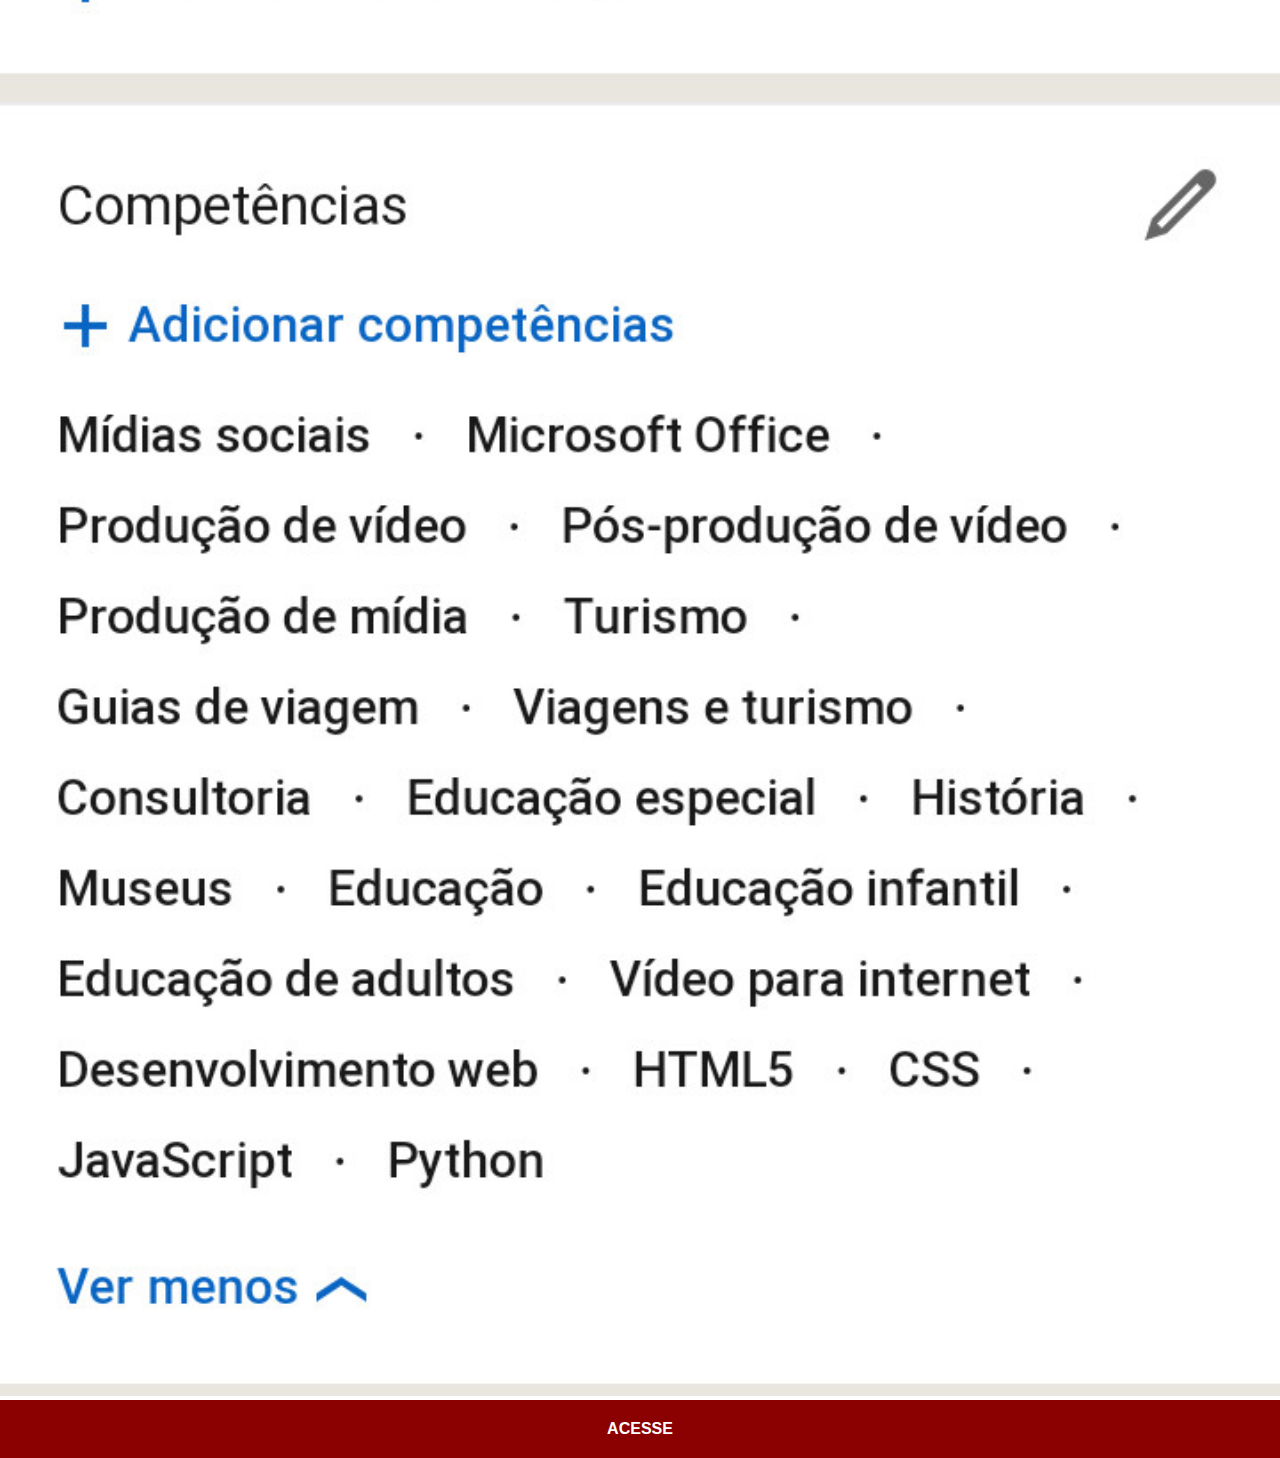
<file: linkedin.html>
<!DOCTYPE html>
<html lang="pt-br">
<head>
    <meta charset="UTF-8">
    <meta http-equiv="X-UA-Compatible" content="IE=edge">
    <meta name="viewport" content="width=device-width, initial-scale=1.0">
    <link rel="stylesheet" href="estilos/social.css">
    <link rel="shortcut icon" href="favicon.ico" type="image/x-icon">
    <title>LinkedIn</title>
</head>
<body>
    <img src="imagens/tela-linkedin.jpg" alt="Linkedin">
    <a href="https://www.linkedin.com/in/ericksouza94/">ACESSE</a>
</body>
</html>
</file>
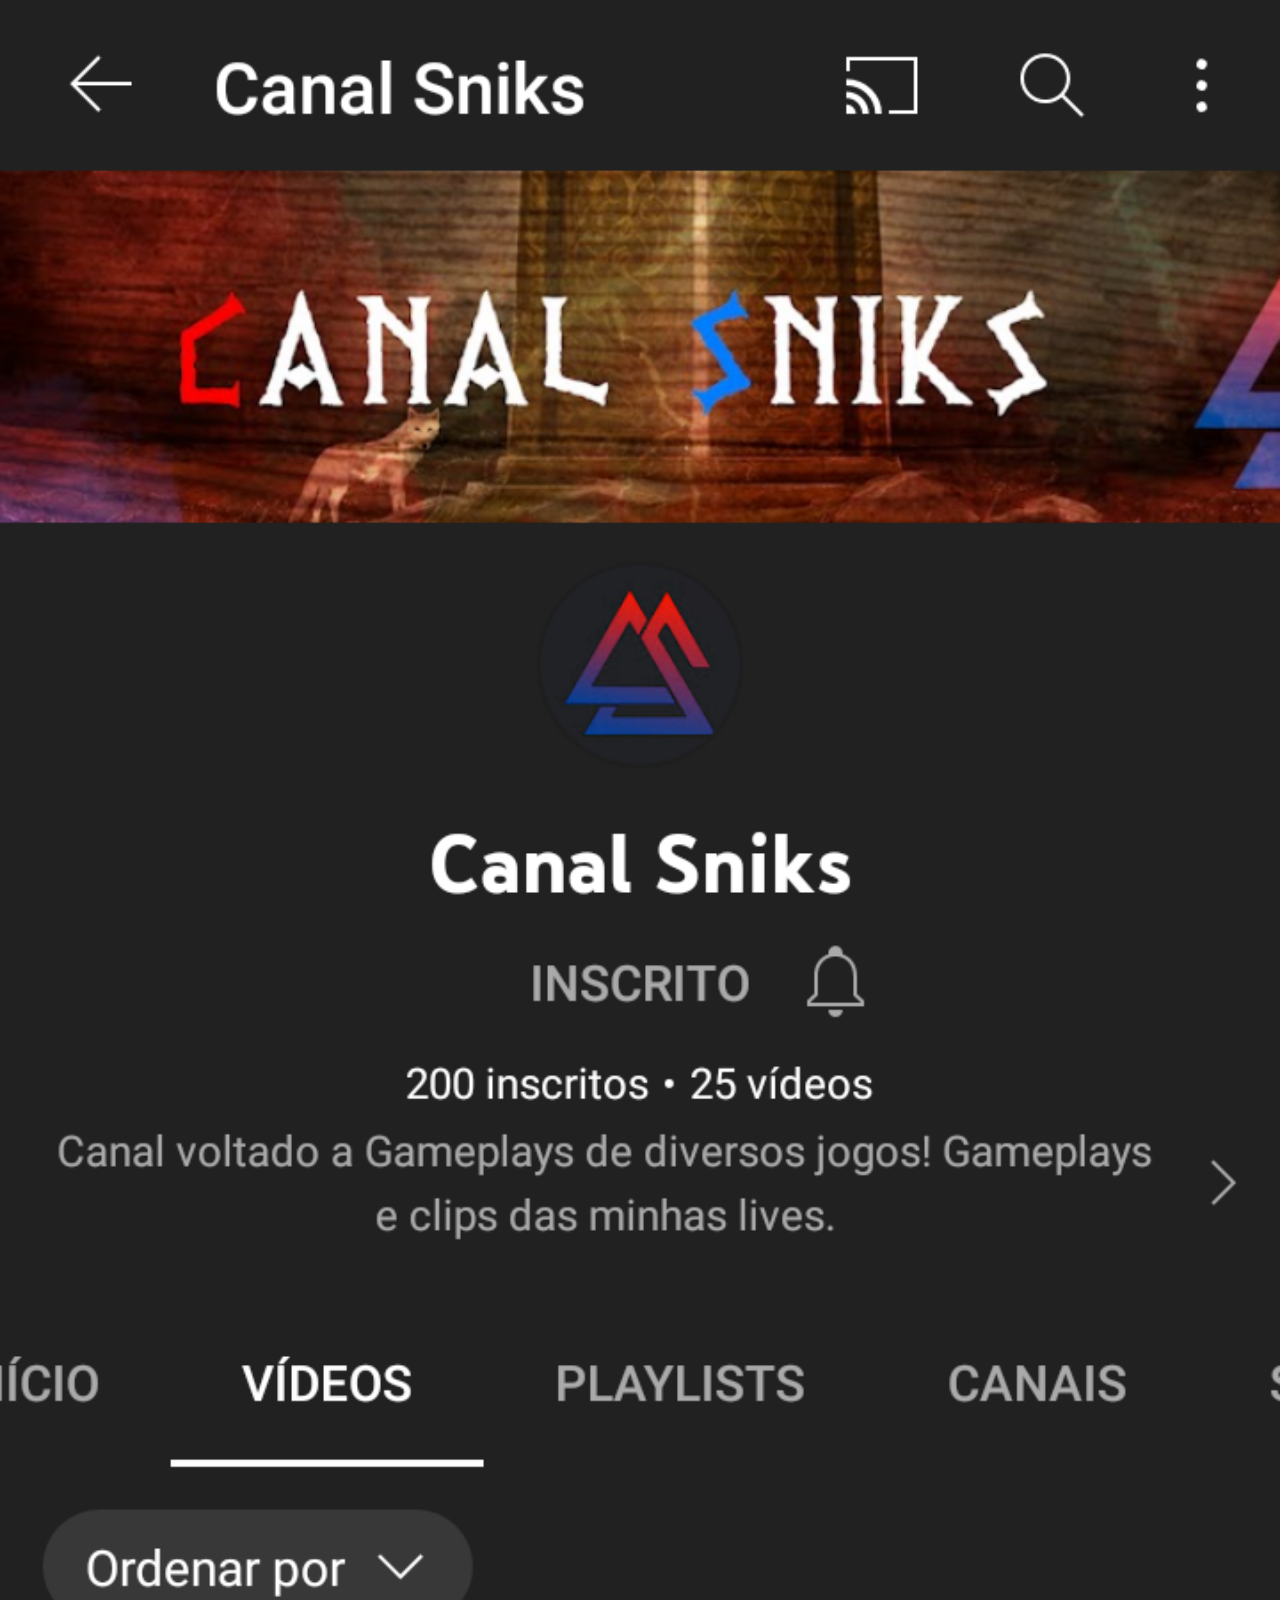
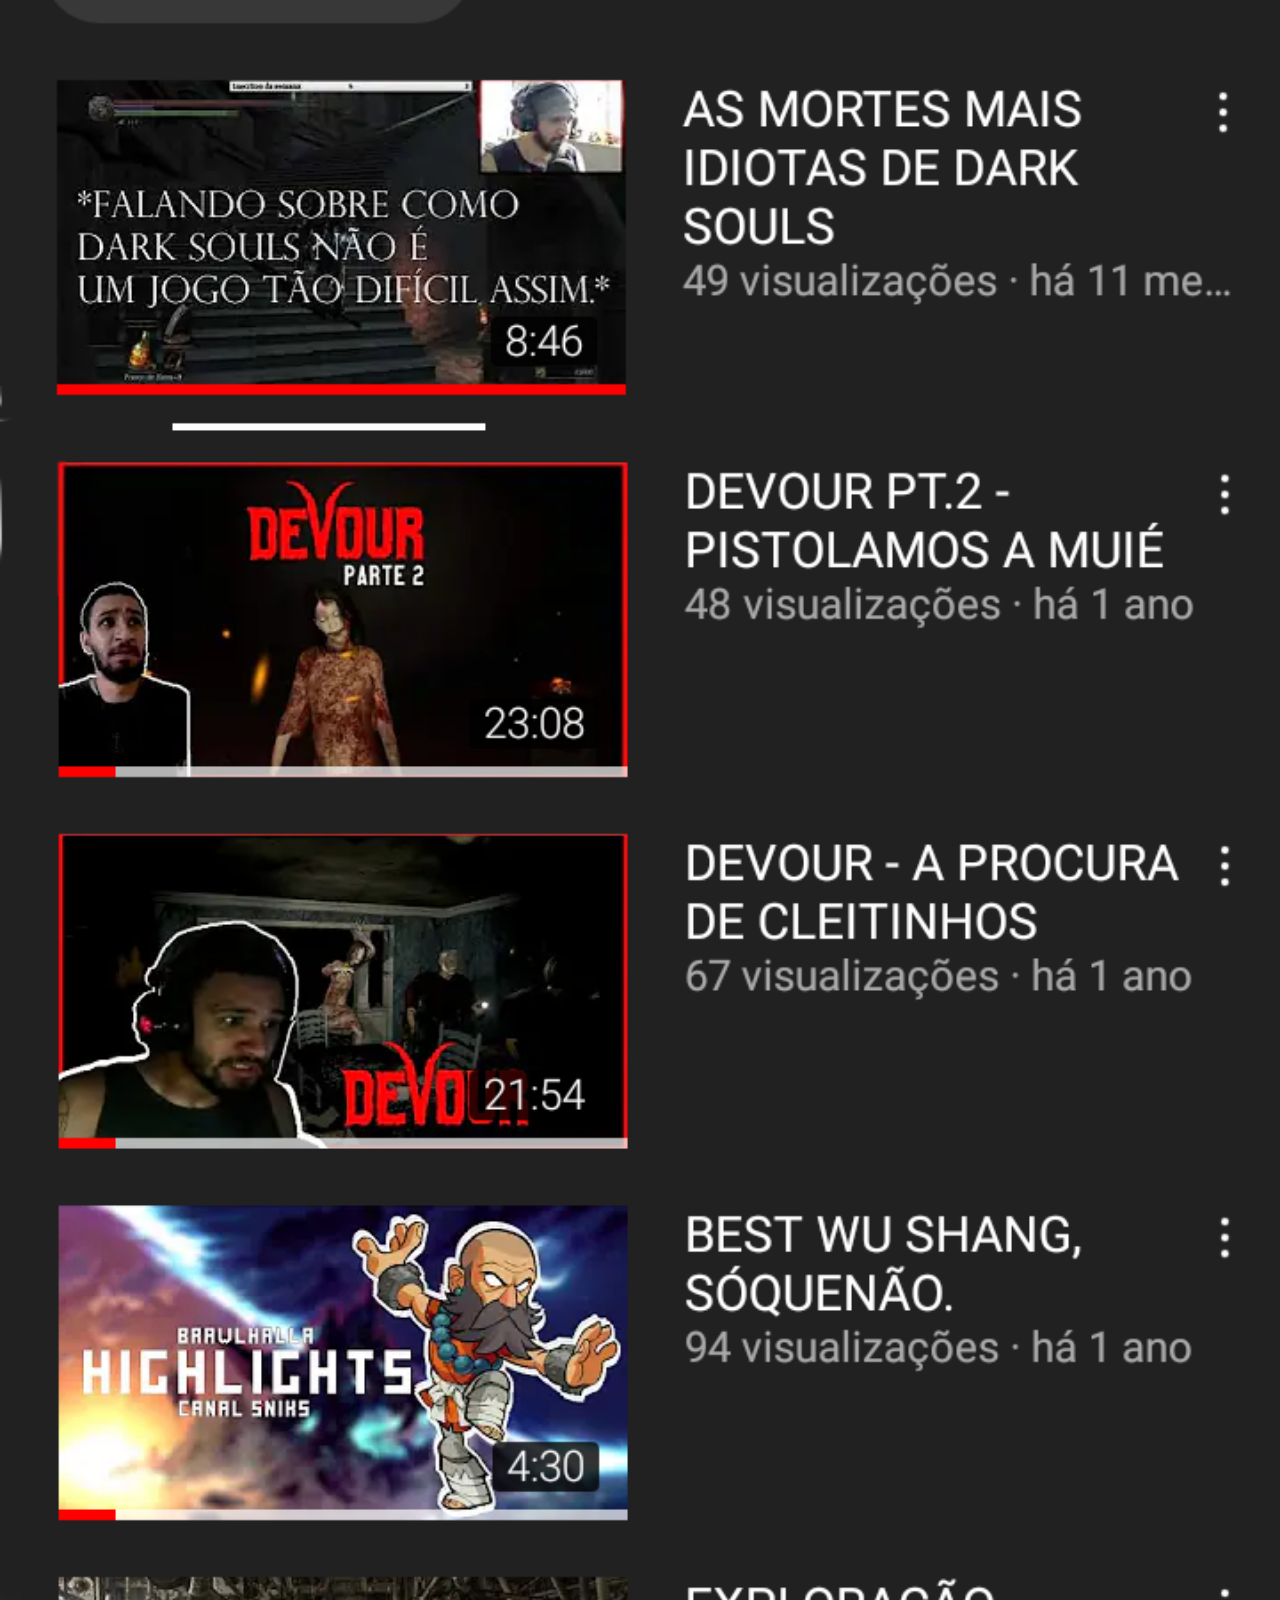
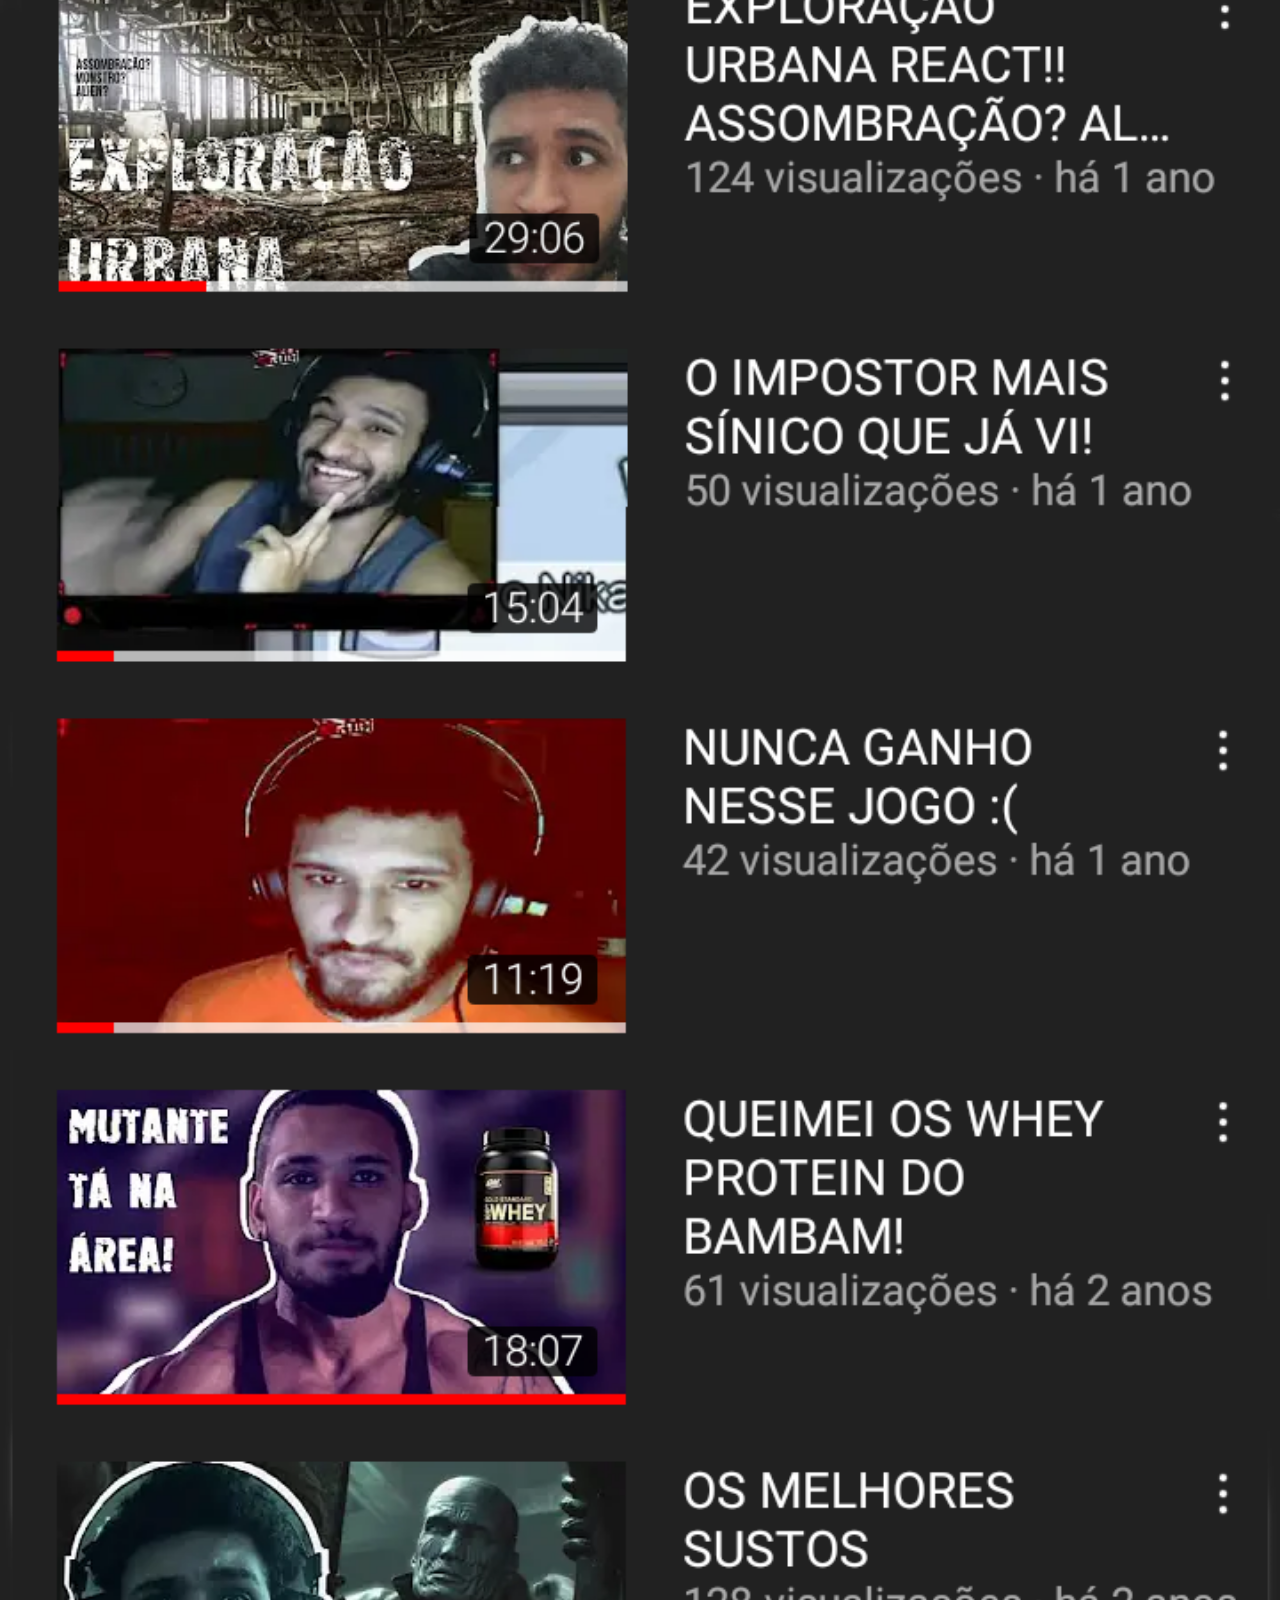
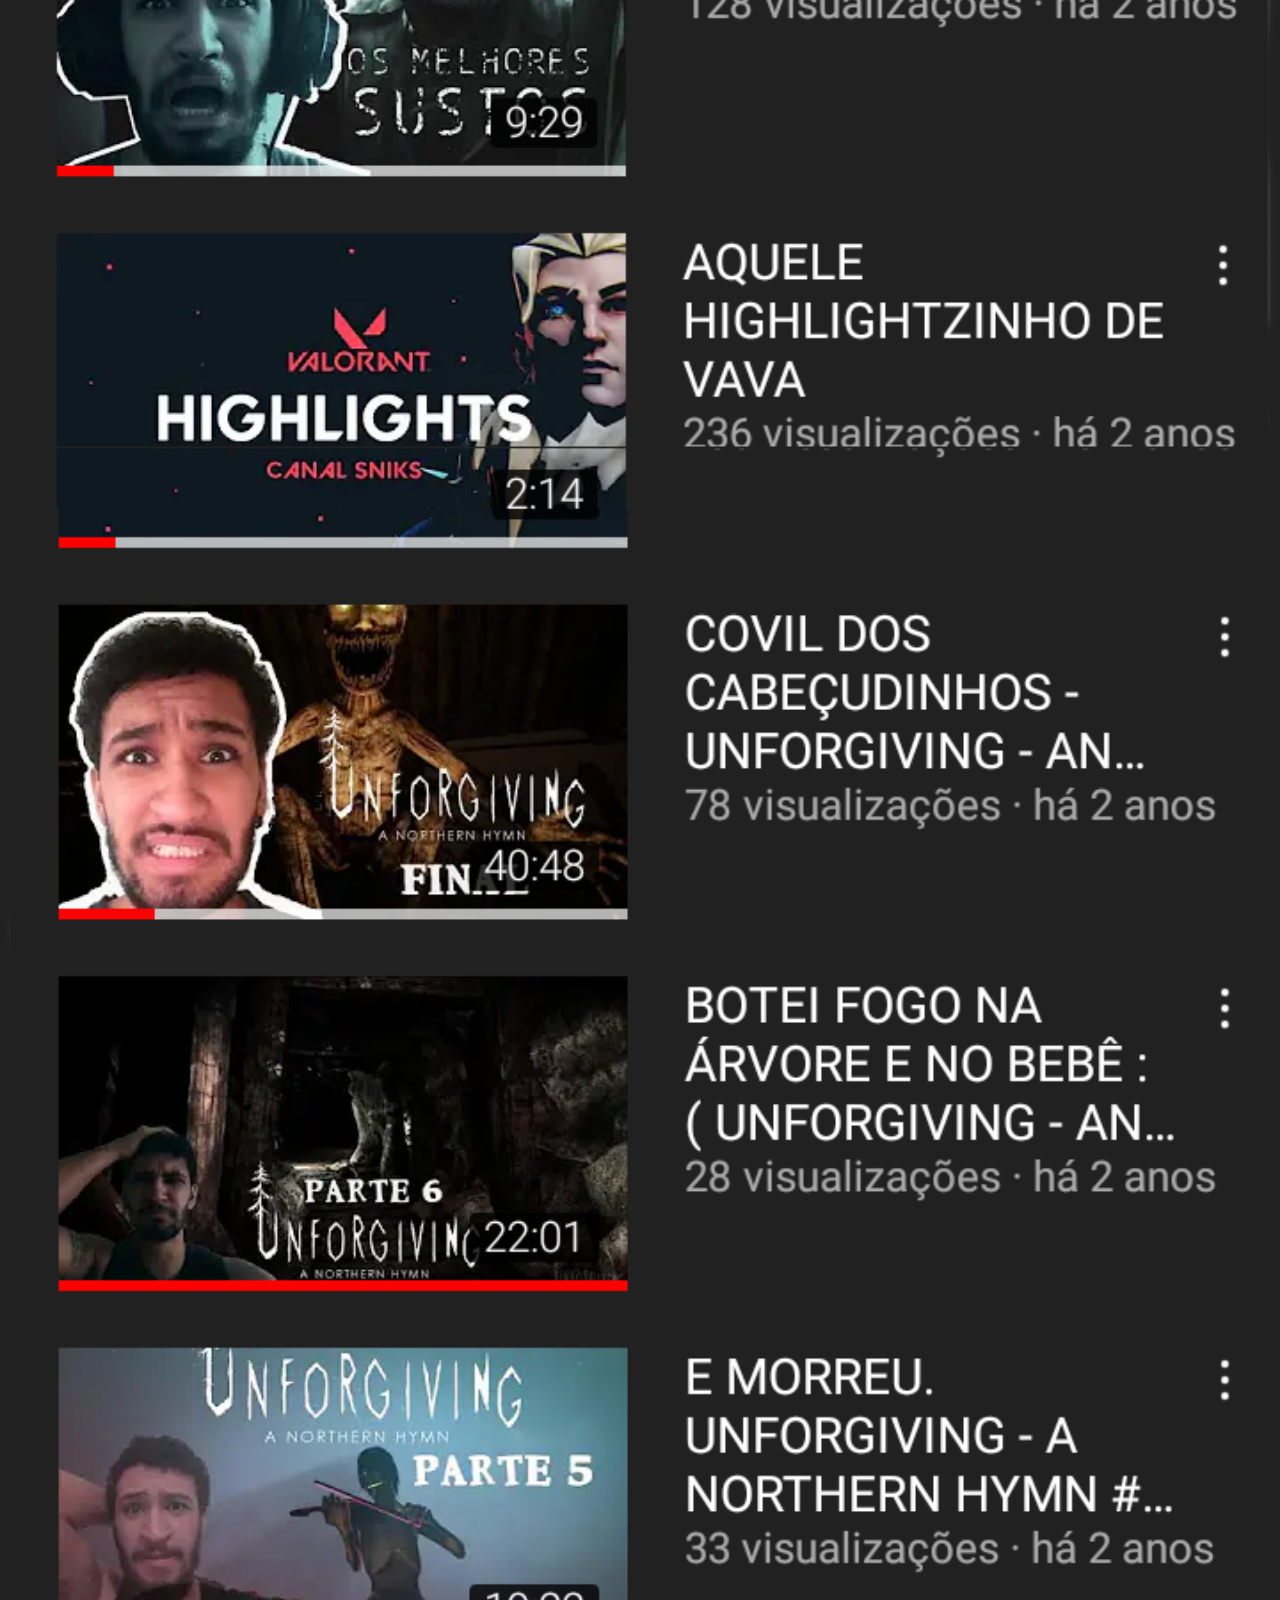
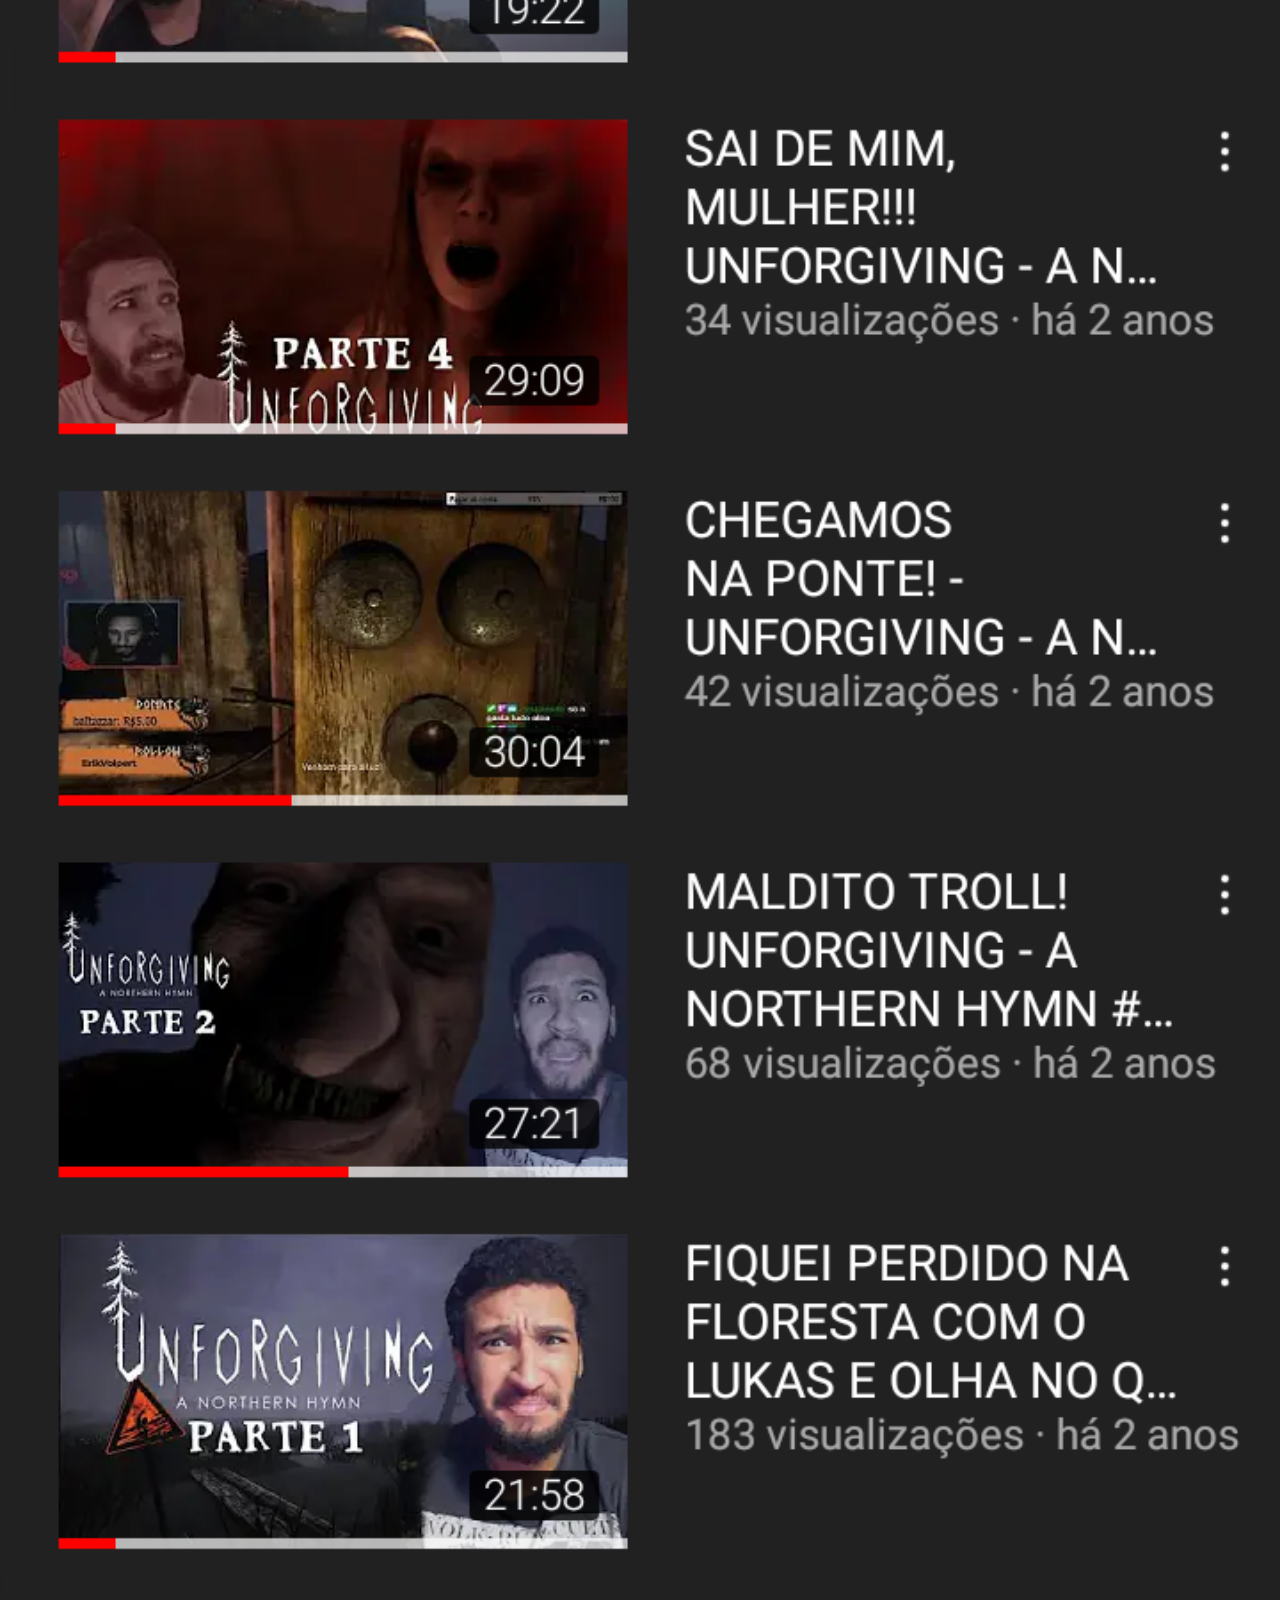
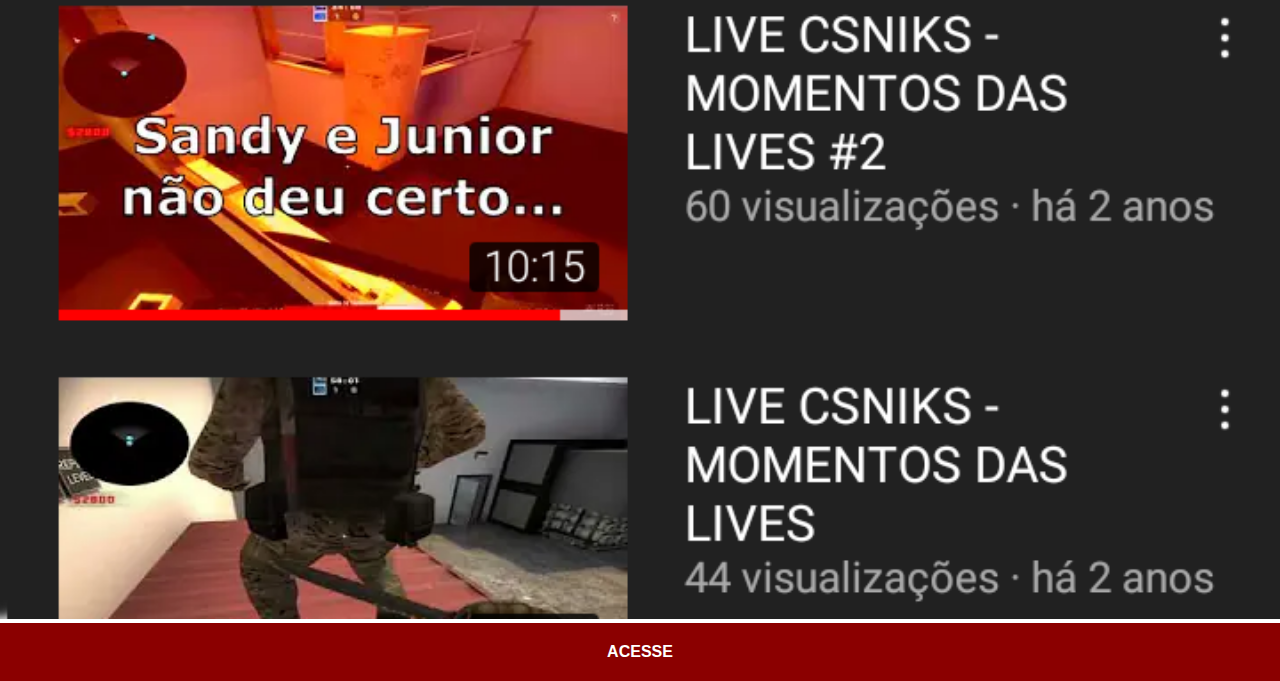
<file: youtube.html>
<!DOCTYPE html>
<html lang="pt-br">
<head>
    <meta charset="UTF-8">
    <meta http-equiv="X-UA-Compatible" content="IE=edge">
    <meta name="viewport" content="width=device-width, initial-scale=1.0">
    <title>YouTube</title>
    <link rel="stylesheet" href="estilos/social.css">
</head>
<body>
    <img src="imagens/tela-youtube.png" alt="YouTube">
    <a href="https://www.youtube.com/cursoemvideo/playlists" target="_blank">ACESSE</a>
</body>
</html>
</file>
<file: estilos/style.css>
@charset "UTF-8";

*{
    margin: 0px;
    padding: 0px;
    font-family: Arial, Helvetica, sans-serif;
}

html, body{
    height: 100vh;
    width: 100vw;
    background-color: black;
}

body{
    background: url('../imagens/fundo-madeira.jpg') no-repeat top center;
    background-size: cover;
    background-attachment: fixed;
}

main{
    height: 100vh;
    position: relative;
}

section#telefone {
    height: 627px;
    width: 311px;
    
    
    position: absolute;
    top: 50%;
    left: 50%;
    transform: translate(-50%, -50%);
    background: url('../imagens/frame-iphone.png') no-repeat;
}

iframe#tela{
    position: relative;
    top: 80px;
    left: 22px;
    width: 267px;
    height: 471px;
}
section#redes-sociais{
    right: 0;
    display: flex;
    flex-direction: column;
    justify-content: center;
    height: 100vh;
    position: fixed;
    
}

section#redes-sociais img{
    width: 80px;
    margin: 10px;
    border-radius: 50%;
    box-shadow: 2px 2px 5px rgba(0, 0, 0, 0.527);
    box-sizing: border-box;
}

section#redes-sociais img:hover{
    border: 2px solid rgba(0, 250, 0, 0.61);
    transform: translate(-3px, -3px);
    box-shadow: 5px 5px 10px rgba(0, 0, 0, 0.671);
    transition: transform 0.4s, border 1s;
}
</file>
<file: estilos/social.css>
@charset "UTF-8";

*{
    margin: 0px;
    padding: 0px;
    font-family: Arial, Helvetica, sans-serif;
}

::-webkit-scrollbar{
    width: 0px;
    height: 0px;
}

img{
    width: 100vw;
    

}

a{
    display: block;
    background-color: darkred;
    padding: 20px;
    text-align: center;
    font-weight: bolder;
    text-decoration: none;
    color: white;
    
}

a:hover{
    background-color: red;
}
</file>
